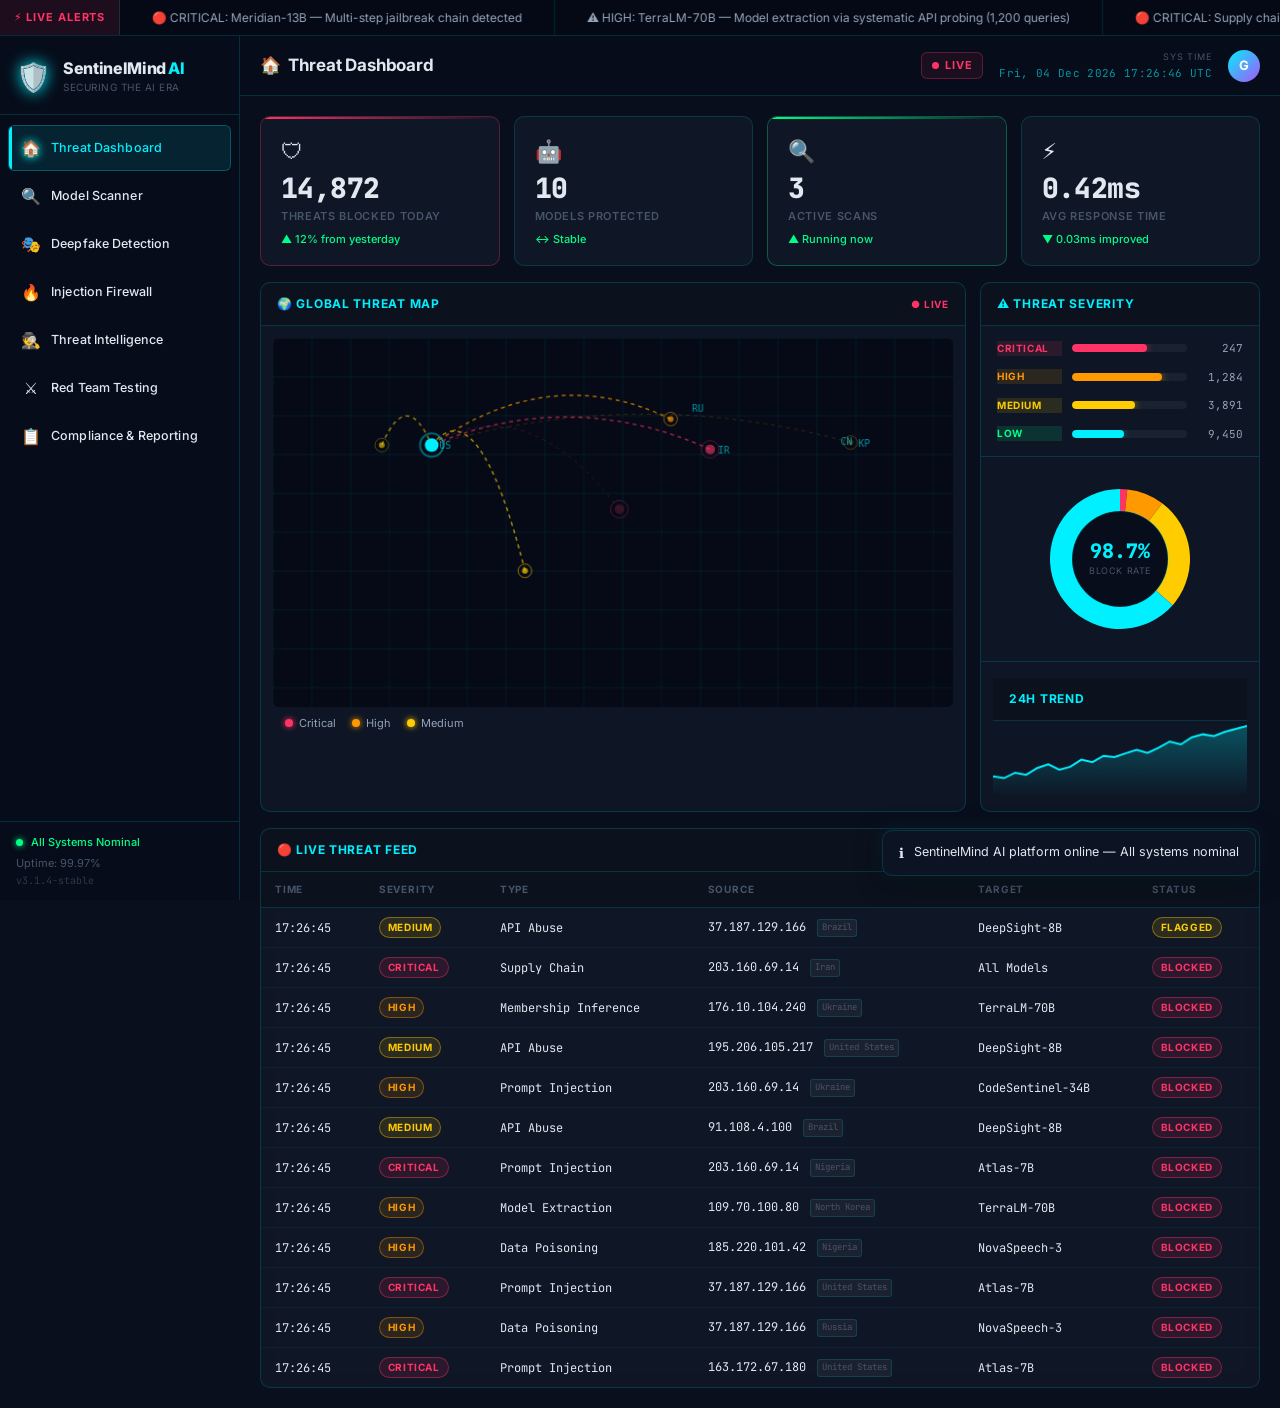
<file: index.html>
<!DOCTYPE html>
<html lang="en">
<head>
  <meta charset="UTF-8" />
  <meta name="viewport" content="width=device-width, initial-scale=1.0" />
  <title id="page-title">Threat Dashboard — SentinelMind AI</title>
  <meta name="description" content="SentinelMind AI — Enterprise AI Security Platform. Securing the AI Era." />
  <meta name="theme-color" content="#0a0f1e" />

  <!-- PWA -->
  <link rel="manifest" href="manifest.json" />
  <link rel="apple-touch-icon" href="icons/icon-192.png" />

  <!-- Fonts -->
  <link rel="preconnect" href="https://fonts.googleapis.com" />
  <link rel="preconnect" href="https://fonts.gstatic.com" crossorigin />
  <link href="https://fonts.googleapis.com/css2?family=Inter:wght@300;400;500;600;700;800&family=JetBrains+Mono:wght@400;500;600;700&display=swap" rel="stylesheet" />

  <!-- Styles -->
  <link rel="stylesheet" href="css/styles.css" />
</head>
<body>

  <!-- Matrix Rain Canvas (background layer) -->
  <canvas id="matrix-bg" aria-hidden="true"></canvas>

  <!-- ── Alert Ticker ─────────────────────────────────────── -->
  <div class="ticker-bar" role="marquee" aria-live="polite" aria-label="Live security alerts">
    <span class="ticker-label">⚡ LIVE ALERTS</span>
    <div class="ticker-track">
      <div id="ticker-content" class="ticker-content"></div>
    </div>
  </div>

  <!-- ── App Shell ────────────────────────────────────────── -->
  <div class="app-shell">

    <!-- Sidebar Navigation -->
    <aside id="sidebar" class="sidebar" role="navigation" aria-label="Module navigation">

      <!-- Logo -->
      <div class="sidebar-logo">
        <span class="logo-icon" aria-hidden="true">🛡️</span>
        <div class="logo-text">
          <div class="logo-name">SentinelMind<span class="logo-ai">AI</span></div>
          <div class="logo-tagline">Securing the AI Era</div>
        </div>
      </div>

      <!-- Dynamic nav items injected by app.js -->
      <nav id="sidebar-nav" class="sidebar-nav" aria-label="Primary navigation"></nav>

      <!-- Sidebar Footer -->
      <div class="sidebar-footer">
        <div class="sf-status">
          <span class="sf-dot"></span>
          All Systems Nominal
        </div>
        <div class="sf-uptime">Uptime: 99.97%</div>
        <div class="sf-version mono">v3.1.4-stable</div>
      </div>
    </aside>

    <!-- Sidebar overlay for mobile -->
    <div class="sidebar-overlay" onclick="toggleSidebar()" aria-hidden="true"></div>

    <!-- Main Area -->
    <div class="main-wrapper">

      <!-- Top Header Bar -->
      <header class="top-header" role="banner">
        <div class="header-left">
          <button class="menu-toggle" onclick="toggleSidebar()" aria-label="Toggle navigation" aria-expanded="false">
            <span class="hamburger"></span>
            <span class="hamburger"></span>
            <span class="hamburger"></span>
          </button>
          <h1 id="module-title" class="module-title">🏠&nbsp;&nbsp;Threat Dashboard</h1>
        </div>

        <div class="header-right">
          <div class="header-badge critical-pulse">
            <span class="hb-dot"></span>
            <span>LIVE</span>
          </div>
          <div class="sys-clock">
            <span class="sys-label">SYS TIME</span>
            <span id="sys-time" class="sys-time mono">—</span>
          </div>
          <div class="header-user" title="george@sentinelmind.ai">
            <span class="user-avatar">G</span>
          </div>
        </div>
      </header>

      <!-- Module Content (rendered by modules.js) -->
      <main id="module-content" class="module-content" role="main" aria-live="polite"></main>

    </div><!-- /main-wrapper -->
  </div><!-- /app-shell -->

  <!-- ── Toast Notification Container ───────────────────── -->
  <div id="toast-container" class="toast-container" role="alert" aria-live="assertive" aria-atomic="true"></div>

  <!-- ── Scripts (order matters) ─────────────────────────── -->
  <script src="js/threat-data.js"></script>
  <script src="js/modules.js"></script>
  <script src="js/app.js"></script>

  <!-- Service Worker registration -->
  <script>
    if ('serviceWorker' in navigator) {
      window.addEventListener('load', () => {
        navigator.serviceWorker.register('./sw.js').catch(() => {});
      });
    }
  </script>

</body>
</html>
</file>
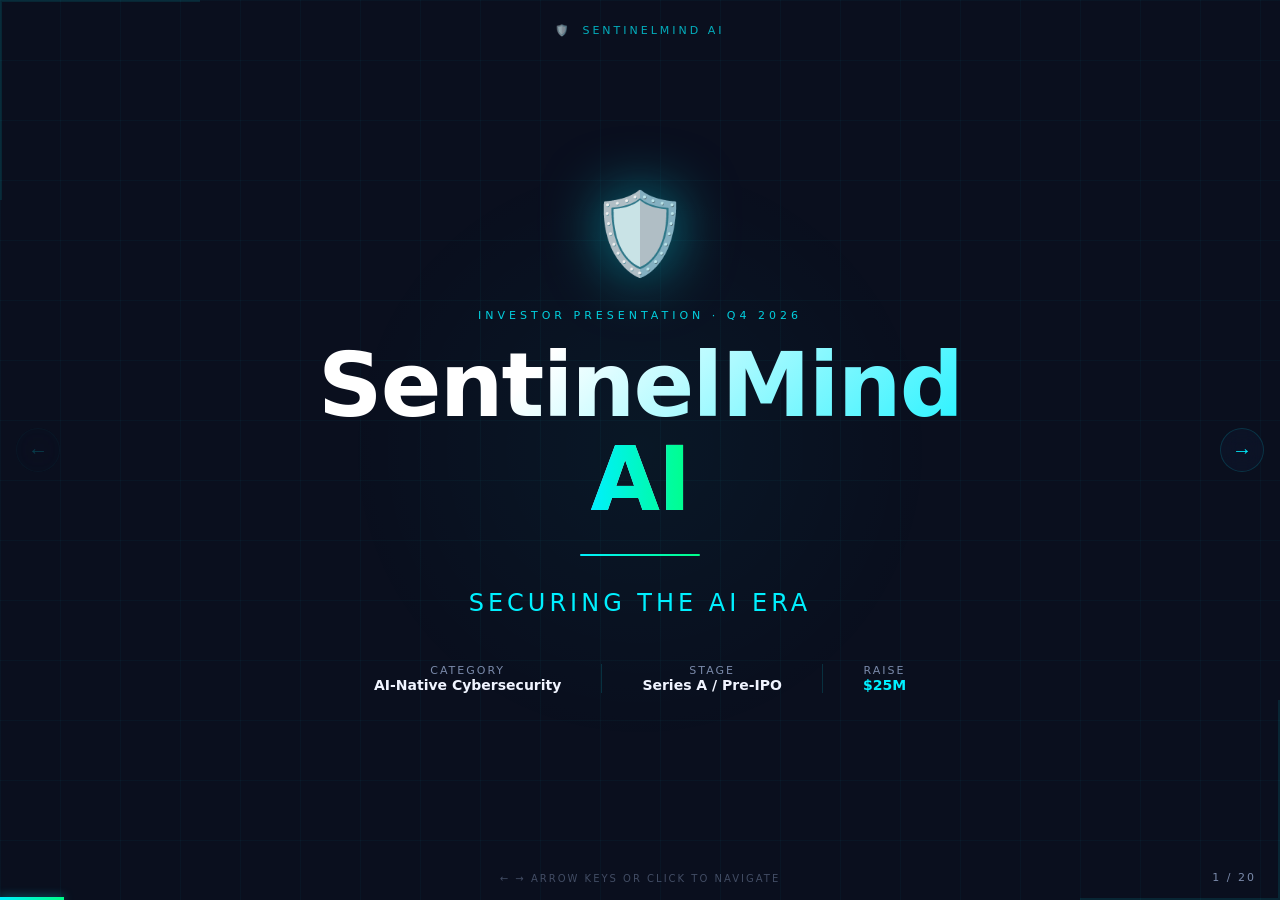
<file: deck.html>
<!DOCTYPE html>
<html lang="en">
<head>
<meta charset="UTF-8">
<meta name="viewport" content="width=device-width, initial-scale=1.0">
<title>SentinelMind AI — Investor Presentation Q4 2026</title>
<style>
  /* ─────────────────────────────────────────────
     RESET & BASE
  ───────────────────────────────────────────── */
  *, *::before, *::after { box-sizing: border-box; margin: 0; padding: 0; }

  :root {
    --bg:       #0a0f1e;
    --bg2:      #0d1529;
    --bg3:      #111827;
    --cyan:     #00f0ff;
    --green:    #00ff88;
    --red:      #ff3366;
    --yellow:   #ffcc00;
    --white:    #f0f4ff;
    --muted:    #7a8aaa;
    --border:   rgba(0,240,255,0.15);
    --glow-c:   0 0 20px rgba(0,240,255,0.4);
    --glow-g:   0 0 20px rgba(0,255,136,0.4);
    --glow-r:   0 0 20px rgba(255,51,102,0.5);
    --transition: 0.65s cubic-bezier(0.4,0,0.2,1);
  }

  html, body {
    width: 100%; height: 100%;
    overflow: hidden;
    background: var(--bg);
    color: var(--white);
    font-family: 'Segoe UI', system-ui, -apple-system, sans-serif;
    -webkit-font-smoothing: antialiased;
  }

  /* ─────────────────────────────────────────────
     DECK WRAPPER
  ───────────────────────────────────────────── */
  #deck {
    position: relative;
    width: 100vw; height: 100vh;
    overflow: hidden;
  }

  /* ─────────────────────────────────────────────
     SLIDES
  ───────────────────────────────────────────── */
  .slide {
    position: absolute;
    inset: 0;
    display: flex;
    flex-direction: column;
    justify-content: center;
    align-items: center;
    padding: 60px 80px 80px;
    opacity: 0;
    transform: translateX(60px);
    transition: opacity var(--transition), transform var(--transition);
    pointer-events: none;
    overflow: hidden;
  }

  .slide.active {
    opacity: 1;
    transform: translateX(0);
    pointer-events: all;
    z-index: 2;
  }

  .slide.prev {
    opacity: 0;
    transform: translateX(-60px);
    z-index: 1;
  }

  /* Grid background */
  .slide::before {
    content: '';
    position: absolute;
    inset: 0;
    background-image:
      linear-gradient(rgba(0,240,255,0.03) 1px, transparent 1px),
      linear-gradient(90deg, rgba(0,240,255,0.03) 1px, transparent 1px);
    background-size: 60px 60px;
    pointer-events: none;
    z-index: 0;
  }

  .slide > * { position: relative; z-index: 1; }

  /* ─────────────────────────────────────────────
     SLIDE LABEL (top-left badge)
  ───────────────────────────────────────────── */
  .slide-label {
    position: absolute;
    top: 28px; left: 48px;
    font-size: 10px;
    letter-spacing: 3px;
    text-transform: uppercase;
    color: var(--cyan);
    opacity: 0.6;
    z-index: 10;
  }

  /* ─────────────────────────────────────────────
     TYPOGRAPHY
  ───────────────────────────────────────────── */
  .eyebrow {
    font-size: 11px;
    letter-spacing: 4px;
    text-transform: uppercase;
    color: var(--cyan);
    margin-bottom: 16px;
    opacity: 0.85;
  }

  h1 {
    font-size: clamp(2.8rem, 6vw, 5.5rem);
    font-weight: 800;
    line-height: 1.05;
    letter-spacing: -0.02em;
  }

  h2 {
    font-size: clamp(2rem, 4vw, 3.4rem);
    font-weight: 700;
    line-height: 1.1;
    letter-spacing: -0.02em;
    margin-bottom: 12px;
  }

  h3 { font-size: clamp(1.1rem, 2vw, 1.5rem); font-weight: 600; }

  .gradient-text {
    background: linear-gradient(90deg, var(--cyan), var(--green));
    -webkit-background-clip: text;
    -webkit-text-fill-color: transparent;
    background-clip: text;
  }

  .red-text { color: var(--red); }
  .cyan-text { color: var(--cyan); }
  .green-text { color: var(--green); }
  .muted { color: var(--muted); }

  p { line-height: 1.65; color: rgba(240,244,255,0.82); }

  /* ─────────────────────────────────────────────
     CARDS / BOXES
  ───────────────────────────────────────────── */
  .card {
    background: rgba(13,21,41,0.8);
    border: 1px solid var(--border);
    border-radius: 16px;
    padding: 28px 32px;
    backdrop-filter: blur(10px);
  }

  .card-cyan  { border-color: rgba(0,240,255,0.3); box-shadow: var(--glow-c); }
  .card-green { border-color: rgba(0,255,136,0.3); box-shadow: var(--glow-g); }
  .card-red   { border-color: rgba(255,51,102,0.3); box-shadow: var(--glow-r); }

  /* ─────────────────────────────────────────────
     STAT BLOCKS
  ───────────────────────────────────────────── */
  .stat-grid {
    display: grid;
    grid-template-columns: repeat(auto-fit, minmax(200px, 1fr));
    gap: 24px;
    width: 100%;
    max-width: 1100px;
  }

  .stat-box {
    background: rgba(13,21,41,0.9);
    border: 1px solid var(--border);
    border-radius: 14px;
    padding: 28px 24px;
    text-align: center;
  }

  .stat-number {
    font-size: clamp(2rem, 4vw, 3.2rem);
    font-weight: 800;
    line-height: 1;
    margin-bottom: 8px;
  }

  .stat-label {
    font-size: 12px;
    letter-spacing: 1px;
    color: var(--muted);
    text-transform: uppercase;
  }

  /* ─────────────────────────────────────────────
     BULLETS / LISTS
  ───────────────────────────────────────────── */
  .bullet-list {
    list-style: none;
    display: flex;
    flex-direction: column;
    gap: 14px;
    width: 100%;
  }

  .bullet-list li {
    display: flex;
    align-items: flex-start;
    gap: 14px;
    font-size: clamp(0.95rem, 1.5vw, 1.1rem);
    color: rgba(240,244,255,0.88);
    line-height: 1.5;
  }

  .bullet-list li .icon {
    flex-shrink: 0;
    width: 28px; height: 28px;
    border-radius: 8px;
    display: flex; align-items: center; justify-content: center;
    font-size: 14px;
    background: rgba(0,240,255,0.1);
    border: 1px solid rgba(0,240,255,0.25);
    margin-top: 2px;
  }

  .bullet-list li .icon.red   { background: rgba(255,51,102,0.12); border-color: rgba(255,51,102,0.3); }
  .bullet-list li .icon.green { background: rgba(0,255,136,0.1);  border-color: rgba(0,255,136,0.25); }

  /* ─────────────────────────────────────────────
     TWO-COLUMN LAYOUT
  ───────────────────────────────────────────── */
  .two-col {
    display: grid;
    grid-template-columns: 1fr 1fr;
    gap: 40px;
    width: 100%;
    max-width: 1200px;
  }

  .three-col {
    display: grid;
    grid-template-columns: 1fr 1fr 1fr;
    gap: 28px;
    width: 100%;
    max-width: 1200px;
  }

  /* ─────────────────────────────────────────────
     PROGRESS BAR
  ───────────────────────────────────────────── */
  #progress-bar {
    position: fixed;
    bottom: 0; left: 0;
    height: 3px;
    background: linear-gradient(90deg, var(--cyan), var(--green));
    transition: width 0.4s cubic-bezier(0.4,0,0.2,1);
    z-index: 100;
    box-shadow: 0 0 10px rgba(0,240,255,0.6);
  }

  /* ─────────────────────────────────────────────
     NAV ARROWS
  ───────────────────────────────────────────── */
  .nav-btn {
    position: fixed;
    top: 50%;
    transform: translateY(-50%);
    width: 44px; height: 44px;
    border-radius: 50%;
    background: rgba(13,21,41,0.8);
    border: 1px solid var(--border);
    color: var(--cyan);
    font-size: 20px;
    cursor: pointer;
    display: flex; align-items: center; justify-content: center;
    z-index: 50;
    transition: all 0.2s;
    backdrop-filter: blur(10px);
  }

  .nav-btn:hover { background: rgba(0,240,255,0.1); box-shadow: var(--glow-c); }
  .nav-btn:disabled { opacity: 0.2; cursor: default; }
  #prev-btn { left: 16px; }
  #next-btn { right: 16px; }

  /* ─────────────────────────────────────────────
     SLIDE COUNTER
  ───────────────────────────────────────────── */
  #slide-counter {
    position: fixed;
    bottom: 16px; right: 24px;
    font-size: 11px;
    letter-spacing: 2px;
    color: var(--muted);
    z-index: 100;
  }

  /* ─────────────────────────────────────────────
     BAR CHART (CSS)
  ───────────────────────────────────────────── */
  .bar-chart {
    display: flex;
    align-items: flex-end;
    gap: 20px;
    height: 200px;
    padding: 0 10px;
    width: 100%;
  }

  .bar-group {
    display: flex;
    flex-direction: column;
    align-items: center;
    flex: 1;
    height: 100%;
    justify-content: flex-end;
    gap: 8px;
  }

  .bar-value {
    font-size: 12px;
    font-weight: 700;
    color: var(--cyan);
  }

  .bar {
    width: 100%;
    border-radius: 6px 6px 0 0;
    position: relative;
    min-height: 4px;
    transition: height 0.8s cubic-bezier(0.4,0,0.2,1);
  }

  .bar-label {
    font-size: 11px;
    color: var(--muted);
    text-align: center;
    white-space: nowrap;
  }

  /* ─────────────────────────────────────────────
     PIE CHART (CSS conic-gradient)
  ───────────────────────────────────────────── */
  .pie-chart {
    width: 220px; height: 220px;
    border-radius: 50%;
    background: conic-gradient(
      var(--cyan)   0% 40%,
      var(--green)  40% 65%,
      #9f7aea       65% 80%,
      var(--yellow) 80% 90%,
      var(--red)    90% 100%
    );
    box-shadow: 0 0 40px rgba(0,240,255,0.2);
    flex-shrink: 0;
  }

  .pie-legend {
    display: flex;
    flex-direction: column;
    gap: 10px;
  }

  .legend-item {
    display: flex;
    align-items: center;
    gap: 10px;
    font-size: 13px;
    color: rgba(240,244,255,0.85);
  }

  .legend-dot {
    width: 12px; height: 12px;
    border-radius: 3px;
    flex-shrink: 0;
  }

  /* ─────────────────────────────────────────────
     ATTACK SURFACE GRID
  ───────────────────────────────────────────── */
  .attack-grid {
    display: grid;
    grid-template-columns: repeat(4, 1fr);
    gap: 16px;
    width: 100%;
    max-width: 1100px;
  }

  .attack-node {
    background: rgba(255,51,102,0.08);
    border: 1px solid rgba(255,51,102,0.3);
    border-radius: 12px;
    padding: 20px 16px;
    text-align: center;
    transition: all 0.2s;
  }

  .attack-node:hover {
    background: rgba(255,51,102,0.15);
    box-shadow: 0 0 20px rgba(255,51,102,0.3);
    transform: translateY(-2px);
  }

  .attack-node .icon { font-size: 28px; margin-bottom: 10px; display: block; }
  .attack-node .name { font-size: 13px; font-weight: 600; color: var(--red); letter-spacing: 0.5px; }

  /* ─────────────────────────────────────────────
     THREE PILLARS
  ───────────────────────────────────────────── */
  .pillar {
    background: rgba(13,21,41,0.9);
    border: 1px solid var(--border);
    border-radius: 16px;
    padding: 32px 24px;
    text-align: center;
    display: flex;
    flex-direction: column;
    align-items: center;
    gap: 14px;
    transition: all 0.25s;
  }

  .pillar:hover { transform: translateY(-4px); }
  .pillar .icon { font-size: 42px; }
  .pillar h3 { font-size: 1.1rem; }
  .pillar p  { font-size: 0.88rem; }

  /* ─────────────────────────────────────────────
     TIMELINE
  ───────────────────────────────────────────── */
  .timeline {
    display: flex;
    align-items: flex-start;
    gap: 0;
    width: 100%;
    max-width: 1000px;
    position: relative;
  }

  .timeline::before {
    content: '';
    position: absolute;
    top: 24px; left: 0; right: 0;
    height: 2px;
    background: linear-gradient(90deg, var(--cyan), var(--green));
    z-index: 0;
  }

  .timeline-item {
    flex: 1;
    display: flex;
    flex-direction: column;
    align-items: center;
    gap: 14px;
    position: relative;
    z-index: 1;
  }

  .timeline-dot {
    width: 48px; height: 48px;
    border-radius: 50%;
    background: var(--bg);
    border: 2px solid var(--cyan);
    display: flex; align-items: center; justify-content: center;
    font-size: 18px;
    box-shadow: var(--glow-c);
  }

  .timeline-dot.green { border-color: var(--green); box-shadow: var(--glow-g); }

  .timeline-content { text-align: center; }
  .timeline-date { font-size: 11px; letter-spacing: 2px; color: var(--cyan); margin-bottom: 4px; }
  .timeline-title { font-size: 13px; font-weight: 600; }
  .timeline-desc { font-size: 11px; color: var(--muted); margin-top: 4px; }

  /* ─────────────────────────────────────────────
     COMPETITIVE MATRIX
  ───────────────────────────────────────────── */
  .matrix-container {
    position: relative;
    width: 520px; height: 400px;
    border: 1px solid rgba(0,240,255,0.2);
    border-radius: 12px;
    background: rgba(13,21,41,0.6);
  }

  .matrix-container::before {
    content: '';
    position: absolute;
    top: 50%; left: 0; right: 0;
    height: 1px;
    background: rgba(0,240,255,0.15);
  }

  .matrix-container::after {
    content: '';
    position: absolute;
    left: 50%; top: 0; bottom: 0;
    width: 1px;
    background: rgba(0,240,255,0.15);
  }

  .matrix-label {
    position: absolute;
    font-size: 10px;
    letter-spacing: 2px;
    text-transform: uppercase;
    color: var(--muted);
  }

  .matrix-label.top    { top: 10px;    left: 50%; transform: translateX(-50%); color: var(--green); }
  .matrix-label.bottom { bottom: 10px; left: 50%; transform: translateX(-50%); }
  .matrix-label.left   { left: 10px;   top: 50%;  transform: translateY(-50%) rotate(-90deg); }
  .matrix-label.right  { right: 10px;  top: 50%;  transform: translateY(-50%) rotate(90deg); color: var(--cyan); }

  .matrix-dot {
    position: absolute;
    transform: translate(-50%, -50%);
    display: flex;
    flex-direction: column;
    align-items: center;
    gap: 4px;
  }

  .dot-circle {
    border-radius: 50%;
    display: flex; align-items: center; justify-content: center;
    font-weight: 700;
    font-size: 10px;
  }

  .dot-name {
    font-size: 10px;
    color: var(--muted);
    white-space: nowrap;
  }

  /* ─────────────────────────────────────────────
     ARCHITECTURE DIAGRAM
  ───────────────────────────────────────────── */
  .arch-flow {
    display: flex;
    align-items: center;
    gap: 0;
    width: 100%;
    max-width: 1050px;
    flex-wrap: wrap;
    justify-content: center;
  }

  .arch-node {
    background: rgba(13,21,41,0.9);
    border: 1px solid var(--border);
    border-radius: 12px;
    padding: 16px 18px;
    text-align: center;
    min-width: 110px;
  }

  .arch-node .icon { font-size: 24px; display: block; margin-bottom: 6px; }
  .arch-node .label { font-size: 11px; font-weight: 600; color: var(--cyan); letter-spacing: 0.5px; }
  .arch-node .sub   { font-size: 10px; color: var(--muted); margin-top: 3px; }

  .arch-arrow {
    color: var(--cyan);
    font-size: 20px;
    margin: 0 4px;
    opacity: 0.6;
    flex-shrink: 0;
  }

  /* ─────────────────────────────────────────────
     TEAM CARDS
  ───────────────────────────────────────────── */
  .team-grid {
    display: grid;
    grid-template-columns: repeat(4, 1fr);
    gap: 24px;
    width: 100%;
    max-width: 1100px;
  }

  .team-card {
    background: rgba(13,21,41,0.9);
    border: 1px solid var(--border);
    border-radius: 16px;
    padding: 28px 20px;
    text-align: center;
    display: flex;
    flex-direction: column;
    align-items: center;
    gap: 10px;
  }

  .team-avatar {
    width: 70px; height: 70px;
    border-radius: 50%;
    background: linear-gradient(135deg, var(--cyan), var(--green));
    display: flex; align-items: center; justify-content: center;
    font-size: 28px;
    margin-bottom: 4px;
  }

  .team-name   { font-size: 15px; font-weight: 700; }
  .team-title  { font-size: 11px; color: var(--cyan); letter-spacing: 1px; text-transform: uppercase; }
  .team-bio    { font-size: 12px; color: var(--muted); line-height: 1.5; }

  /* ─────────────────────────────────────────────
     COMPARABLES TABLE
  ───────────────────────────────────────────── */
  .comp-table {
    width: 100%;
    max-width: 800px;
    border-collapse: collapse;
  }

  .comp-table th, .comp-table td {
    padding: 14px 20px;
    text-align: left;
    font-size: 13px;
    border-bottom: 1px solid rgba(0,240,255,0.08);
  }

  .comp-table th {
    color: var(--cyan);
    font-size: 11px;
    letter-spacing: 2px;
    text-transform: uppercase;
    background: rgba(0,240,255,0.04);
  }

  .comp-table tr:last-child td { border-bottom: none; }

  .comp-table .highlight td {
    background: rgba(0,240,255,0.06);
    color: var(--white);
    font-weight: 600;
  }

  /* ─────────────────────────────────────────────
     GOVERNMENT SLIDE
  ───────────────────────────────────────────── */
  .agency-badge {
    background: rgba(0,255,136,0.08);
    border: 1px solid rgba(0,255,136,0.25);
    border-radius: 10px;
    padding: 14px 20px;
    display: flex;
    align-items: center;
    gap: 14px;
    font-size: 14px;
    font-weight: 600;
  }

  /* ─────────────────────────────────────────────
     WHY WE WIN
  ───────────────────────────────────────────── */
  .win-item {
    display: flex;
    align-items: flex-start;
    gap: 24px;
    padding: 24px;
    background: rgba(13,21,41,0.8);
    border-left: 3px solid var(--cyan);
    border-radius: 0 12px 12px 0;
    margin-bottom: 16px;
  }

  .win-num {
    font-size: 2.5rem;
    font-weight: 900;
    color: var(--cyan);
    opacity: 0.3;
    line-height: 1;
    min-width: 50px;
  }

  .win-content h3 { font-size: 1.1rem; margin-bottom: 4px; }
  .win-content p  { font-size: 0.88rem; color: var(--muted); }

  /* ─────────────────────────────────────────────
     BUSINESS MODEL
  ───────────────────────────────────────────── */
  .biz-tier {
    background: rgba(13,21,41,0.9);
    border: 1px solid var(--border);
    border-radius: 14px;
    padding: 24px;
    text-align: center;
  }

  .biz-tier .tier-icon { font-size: 32px; margin-bottom: 10px; }
  .biz-tier .tier-name { font-size: 13px; font-weight: 700; color: var(--cyan); margin-bottom: 6px; letter-spacing: 1px; text-transform: uppercase; }
  .biz-tier .tier-desc { font-size: 12px; color: var(--muted); line-height: 1.5; }
  .biz-tier .tier-price { font-size: 20px; font-weight: 800; color: var(--white); margin: 8px 0 4px; }

  /* ─────────────────────────────────────────────
     CLOSING SLIDE
  ───────────────────────────────────────────── */
  .closing-quote {
    font-size: clamp(1.5rem, 3.5vw, 2.8rem);
    font-weight: 700;
    line-height: 1.3;
    text-align: center;
    max-width: 900px;
  }

  .closing-quote em {
    font-style: normal;
    color: var(--cyan);
  }

  /* ─────────────────────────────────────────────
     DECORATIVE ELEMENTS
  ───────────────────────────────────────────── */
  .hex-bg {
    position: absolute;
    width: 600px; height: 600px;
    border-radius: 50%;
    background: radial-gradient(circle, rgba(0,240,255,0.04) 0%, transparent 70%);
    top: 50%; left: 50%;
    transform: translate(-50%, -50%);
    pointer-events: none;
    z-index: 0;
  }

  .corner-deco {
    position: absolute;
    width: 200px; height: 200px;
    pointer-events: none;
    z-index: 0;
  }

  .corner-deco.tl { top: 0; left: 0;  border-top: 2px solid rgba(0,240,255,0.1); border-left:  2px solid rgba(0,240,255,0.1); border-radius: 0 0 100% 0; }
  .corner-deco.br { bottom: 0; right: 0; border-bottom: 2px solid rgba(0,240,255,0.1); border-right: 2px solid rgba(0,240,255,0.1); border-radius: 100% 0 0 0; }

  /* ─────────────────────────────────────────────
     KEYBOARD HINT
  ───────────────────────────────────────────── */
  #key-hint {
    position: fixed;
    bottom: 16px; left: 50%;
    transform: translateX(-50%);
    font-size: 10px;
    letter-spacing: 2px;
    text-transform: uppercase;
    color: rgba(122,138,170,0.5);
    z-index: 100;
  }

  /* ─────────────────────────────────────────────
     LOGO MARK
  ───────────────────────────────────────────── */
  .logomark {
    position: fixed;
    top: 24px; left: 50%;
    transform: translateX(-50%);
    display: flex; align-items: center; gap: 10px;
    z-index: 50;
    opacity: 0.7;
  }

  .logomark span { font-size: 11px; letter-spacing: 3px; text-transform: uppercase; color: var(--cyan); }

  /* ─────────────────────────────────────────────
     RESPONSIVE
  ───────────────────────────────────────────── */
  @media (max-width: 900px) {
    .slide { padding: 48px 32px 70px; }
    .two-col, .three-col { grid-template-columns: 1fr; gap: 20px; }
    .attack-grid { grid-template-columns: repeat(2, 1fr); }
    .team-grid   { grid-template-columns: repeat(2, 1fr); }
    .arch-flow   { flex-direction: column; gap: 8px; }
    .arch-arrow  { transform: rotate(90deg); }
    .matrix-container { width: 320px; height: 320px; }
    .timeline    { flex-direction: column; gap: 20px; }
    .timeline::before { width: 2px; height: 100%; top: 0; left: 24px; }
  }

  @media (max-width: 600px) {
    .slide { padding: 40px 20px 60px; }
    .attack-grid { grid-template-columns: repeat(2, 1fr); }
    .team-grid   { grid-template-columns: 1fr 1fr; }
    .bar-chart   { gap: 10px; }
    h2 { font-size: 1.8rem; }
  }
</style>
</head>
<body>

<!-- DECK -->
<div id="deck">

  <!-- ═══════════════════════════════════════════════════
       SLIDE 01 — TITLE
  ═══════════════════════════════════════════════════ -->
  <section class="slide active" data-slide="1">
    <div class="hex-bg"></div>
    <div class="corner-deco tl"></div>
    <div class="corner-deco br"></div>

    <div style="text-align:center; display:flex; flex-direction:column; align-items:center; gap:28px; max-width:800px;">
      <div style="font-size:80px; filter:drop-shadow(0 0 30px rgba(0,240,255,0.5));">🛡️</div>

      <div>
        <div class="eyebrow">Investor Presentation · Q4 2026</div>
        <h1 style="font-size:clamp(3rem,7vw,6.5rem); background:linear-gradient(135deg,#fff 30%,var(--cyan));-webkit-background-clip:text;-webkit-text-fill-color:transparent;background-clip:text;">
          SentinelMind<br><span style="background:linear-gradient(90deg,var(--cyan),var(--green));-webkit-background-clip:text;-webkit-text-fill-color:transparent;background-clip:text;">AI</span>
        </h1>
      </div>

      <div style="width:120px; height:2px; background:linear-gradient(90deg,var(--cyan),var(--green));border-radius:2px;"></div>

      <p style="font-size:clamp(1.1rem,2vw,1.5rem); letter-spacing:4px; text-transform:uppercase; color:var(--cyan); font-weight:300;">
        Securing the AI Era
      </p>

      <div style="display:flex; gap:40px; margin-top:12px;">
        <div style="text-align:center;">
          <div style="font-size:11px; letter-spacing:2px; color:var(--muted); text-transform:uppercase;">Category</div>
          <div style="font-size:14px; font-weight:600; color:var(--white);">AI-Native Cybersecurity</div>
        </div>
        <div style="width:1px; background:var(--border);"></div>
        <div style="text-align:center;">
          <div style="font-size:11px; letter-spacing:2px; color:var(--muted); text-transform:uppercase;">Stage</div>
          <div style="font-size:14px; font-weight:600; color:var(--white);">Series A / Pre-IPO</div>
        </div>
        <div style="width:1px; background:var(--border);"></div>
        <div style="text-align:center;">
          <div style="font-size:11px; letter-spacing:2px; color:var(--muted); text-transform:uppercase;">Raise</div>
          <div style="font-size:14px; font-weight:600; color:var(--cyan);">$25M</div>
        </div>
      </div>
    </div>
  </section>

  <!-- ═══════════════════════════════════════════════════
       SLIDE 02 — THE PROBLEM
  ═══════════════════════════════════════════════════ -->
  <section class="slide" data-slide="2">
    <div class="slide-label">The Problem</div>
    <div class="corner-deco tl"></div>
    <div class="corner-deco br"></div>

    <div style="width:100%; max-width:1100px; display:flex; flex-direction:column; gap:36px;">
      <div>
        <div class="eyebrow">The Crisis Nobody Talks About</div>
        <h2>AI is everywhere. <span class="red-text">Security is nowhere.</span></h2>
      </div>

      <div class="stat-grid">
        <div class="stat-box card-red">
          <div class="stat-number" style="color:var(--red);">3,000%</div>
          <div class="stat-label">Increase in AI-specific attacks since 2024</div>
        </div>
        <div class="stat-box card-red">
          <div class="stat-number" style="color:var(--red);">78%</div>
          <div class="stat-label">Enterprises with zero AI-specific security</div>
        </div>
        <div class="stat-box card-cyan">
          <div class="stat-number" style="color:var(--cyan);">$4.5T</div>
          <div class="stat-label">AI infrastructure deployed with no native protection</div>
        </div>
        <div class="stat-box card-green">
          <div class="stat-number" style="color:var(--green);">$0</div>
          <div class="stat-label">Spent on AI-native security by most enterprises today</div>
        </div>
      </div>

      <ul class="bullet-list" style="max-width:800px;">
        <li>
          <span class="icon red">⚠️</span>
          <span>Every company deploying AI creates entirely <strong>new, unprotected attack surfaces</strong> that traditional tools can't detect.</span>
        </li>
        <li>
          <span class="icon red">🔓</span>
          <span>Firewalls, EDR, and SIEMs were built for the last decade. <strong>They are blind to prompt injection, model poisoning, and deepfake fraud.</strong></span>
        </li>
        <li>
          <span class="icon red">📈</span>
          <span>As AI adoption accelerates, the gap between attack sophistication and defensive capability <strong>widens exponentially.</strong></span>
        </li>
      </ul>
    </div>
  </section>

  <!-- ═══════════════════════════════════════════════════
       SLIDE 03 — THE ATTACK SURFACE
  ═══════════════════════════════════════════════════ -->
  <section class="slide" data-slide="3">
    <div class="slide-label">The Attack Surface</div>
    <div class="corner-deco tl"></div>
    <div class="corner-deco br"></div>

    <div style="width:100%; max-width:1100px; display:flex; flex-direction:column; gap:32px; align-items:center;">
      <div style="text-align:center;">
        <div class="eyebrow">Attack Vectors Unique to AI</div>
        <h2>The AI <span class="red-text">Threat Landscape</span></h2>
        <p style="max-width:600px; margin:12px auto 0;">AI systems expose 8 novel attack surfaces that existing security tools were never designed to address.</p>
      </div>

      <div class="attack-grid">
        <div class="attack-node">
          <span class="icon">💉</span>
          <div class="name">Prompt Injection</div>
        </div>
        <div class="attack-node">
          <span class="icon">☣️</span>
          <div class="name">Model Poisoning</div>
        </div>
        <div class="attack-node">
          <span class="icon">🎭</span>
          <div class="name">Deepfakes</div>
        </div>
        <div class="attack-node">
          <span class="icon">🔓</span>
          <div class="name">Jailbreaking</div>
        </div>
        <div class="attack-node">
          <span class="icon">🕵️</span>
          <div class="name">Data Extraction</div>
        </div>
        <div class="attack-node">
          <span class="icon">⚡</span>
          <div class="name">Adversarial Inputs</div>
        </div>
        <div class="attack-node">
          <span class="icon">🧬</span>
          <div class="name">Model Theft</div>
        </div>
        <div class="attack-node">
          <span class="icon">🔗</span>
          <div class="name">Supply Chain Attacks</div>
        </div>
      </div>

      <div style="background:rgba(255,51,102,0.08); border:1px solid rgba(255,51,102,0.25); border-radius:12px; padding:16px 28px; text-align:center; max-width:700px;">
        <span style="color:var(--red); font-weight:600; font-size:14px;">⚡ Zero of these attack vectors are covered by traditional cybersecurity tools.</span>
      </div>
    </div>
  </section>

  <!-- ═══════════════════════════════════════════════════
       SLIDE 04 — THE SOLUTION
  ═══════════════════════════════════════════════════ -->
  <section class="slide" data-slide="4">
    <div class="slide-label">The Solution</div>
    <div class="hex-bg"></div>
    <div class="corner-deco tl"></div>
    <div class="corner-deco br"></div>

    <div style="width:100%; max-width:1100px; display:flex; flex-direction:column; gap:36px; align-items:center;">
      <div style="text-align:center;">
        <div class="eyebrow">SentinelMind AI Platform</div>
        <h2>One platform. <span class="gradient-text">Complete AI protection.</span></h2>
        <p style="max-width:600px; margin:12px auto 0; font-size:1rem;">"Built for AI, by AI." — The world's first unified security platform purpose-built for the AI era.</p>
      </div>

      <div class="three-col" style="max-width:1000px;">
        <div class="pillar card-cyan">
          <span class="icon">🧠</span>
          <h3 style="color:var(--cyan);">Model Security</h3>
          <p>Scan, monitor, and harden every AI model in your stack. Detect prompt injection, poisoning, and jailbreak vulnerabilities before they're exploited.</p>
        </div>
        <div class="pillar card-green">
          <span class="icon">🎯</span>
          <h3 style="color:var(--green);">Deepfake Defense</h3>
          <p>Real-time detection of AI-generated audio, video, and images with 99.7% accuracy. Protect identity verification, executive communications, and financial transactions.</p>
        </div>
        <div class="pillar card-cyan">
          <span class="icon">🔭</span>
          <h3 style="color:var(--cyan);">AI Threat Intel</h3>
          <p>Dark web surveillance for AI exploits. Automated red-teaming. The first CVE database purpose-built for AI vulnerabilities.</p>
        </div>
      </div>

      <div style="display:flex; gap:48px; align-items:center; justify-content:center;">
        <div style="text-align:center;">
          <div style="font-size:11px; letter-spacing:2px; color:var(--muted); text-transform:uppercase;">Response Time</div>
          <div style="font-size:1.8rem; font-weight:800; color:var(--green);">&lt;1ms</div>
        </div>
        <div style="width:1px; height:40px; background:var(--border);"></div>
        <div style="text-align:center;">
          <div style="font-size:11px; letter-spacing:2px; color:var(--muted); text-transform:uppercase;">Accuracy</div>
          <div style="font-size:1.8rem; font-weight:800; color:var(--cyan);">99.7%</div>
        </div>
        <div style="width:1px; height:40px; background:var(--border);"></div>
        <div style="text-align:center;">
          <div style="font-size:11px; letter-spacing:2px; color:var(--muted); text-transform:uppercase;">Deployment</div>
          <div style="font-size:1.8rem; font-weight:800; color:var(--green);">Cloud / On-Prem</div>
        </div>
      </div>
    </div>
  </section>

  <!-- ═══════════════════════════════════════════════════
       SLIDE 05 — PRODUCT: MODEL SECURITY SCANNER
  ═══════════════════════════════════════════════════ -->
  <section class="slide" data-slide="5">
    <div class="slide-label">Product · 01</div>
    <div class="corner-deco tl"></div>
    <div class="corner-deco br"></div>

    <div class="two-col" style="max-width:1100px; align-items:center;">
      <div>
        <div class="eyebrow">Product Suite</div>
        <h2><span class="cyan-text">Model Security</span> Scanner</h2>
        <p style="margin:12px 0 24px; font-size:1rem;">The first comprehensive scanner built to protect AI models across your entire stack — from development to production.</p>

        <ul class="bullet-list">
          <li>
            <span class="icon">🧠</span>
            <span>Scans <strong>LLMs, vision models, and audio models</strong> for known and emerging vulnerabilities</span>
          </li>
          <li>
            <span class="icon">💉</span>
            <span>Detects <strong>prompt injection, data poisoning,</strong> and jailbreak attack vectors</span>
          </li>
          <li>
            <span class="icon">📡</span>
            <span><strong>Continuous monitoring</strong> — not just point-in-time scans. Alerts in real-time as new threats emerge</span>
          </li>
          <li>
            <span class="icon">🔗</span>
            <span>Integrates with <strong>CI/CD pipelines</strong> — security baked into your AI development workflow</span>
          </li>
          <li>
            <span class="icon">📊</span>
            <span>Compliance reports for <strong>NIST AI RMF, ISO 42001,</strong> and enterprise security frameworks</span>
          </li>
        </ul>
      </div>

      <div style="display:flex; flex-direction:column; gap:16px;">
        <div class="card card-cyan">
          <div style="font-size:11px; letter-spacing:2px; color:var(--cyan); text-transform:uppercase; margin-bottom:8px;">Coverage</div>
          <div style="display:grid; grid-template-columns:1fr 1fr; gap:10px;">
            <div style="background:rgba(0,240,255,0.06); border-radius:8px; padding:12px; text-align:center;">
              <div style="font-size:1.5rem; font-weight:800; color:var(--cyan);">250+</div>
              <div style="font-size:11px; color:var(--muted);">Attack Patterns</div>
            </div>
            <div style="background:rgba(0,240,255,0.06); border-radius:8px; padding:12px; text-align:center;">
              <div style="font-size:1.5rem; font-weight:800; color:var(--cyan);">40+</div>
              <div style="font-size:11px; color:var(--muted);">Model Architectures</div>
            </div>
            <div style="background:rgba(0,240,255,0.06); border-radius:8px; padding:12px; text-align:center;">
              <div style="font-size:1.5rem; font-weight:800; color:var(--green);">99.4%</div>
              <div style="font-size:11px; color:var(--muted);">Detection Rate</div>
            </div>
            <div style="background:rgba(0,240,255,0.06); border-radius:8px; padding:12px; text-align:center;">
              <div style="font-size:1.5rem; font-weight:800; color:var(--green);">&lt;0.1%</div>
              <div style="font-size:11px; color:var(--muted);">False Positive Rate</div>
            </div>
          </div>
        </div>

        <div class="card card-green">
          <div style="font-size:11px; letter-spacing:2px; color:var(--green); text-transform:uppercase; margin-bottom:8px;">Supported Model Types</div>
          <div style="display:flex; flex-wrap:wrap; gap:8px;">
            <span style="background:rgba(0,255,136,0.1); border:1px solid rgba(0,255,136,0.2); border-radius:6px; padding:4px 10px; font-size:12px;">GPT-class LLMs</span>
            <span style="background:rgba(0,255,136,0.1); border:1px solid rgba(0,255,136,0.2); border-radius:6px; padding:4px 10px; font-size:12px;">Vision Models</span>
            <span style="background:rgba(0,255,136,0.1); border:1px solid rgba(0,255,136,0.2); border-radius:6px; padding:4px 10px; font-size:12px;">Audio AI</span>
            <span style="background:rgba(0,255,136,0.1); border:1px solid rgba(0,255,136,0.2); border-radius:6px; padding:4px 10px; font-size:12px;">Code Models</span>
            <span style="background:rgba(0,255,136,0.1); border:1px solid rgba(0,255,136,0.2); border-radius:6px; padding:4px 10px; font-size:12px;">Fine-tuned Models</span>
          </div>
        </div>
      </div>
    </div>
  </section>

  <!-- ═══════════════════════════════════════════════════
       SLIDE 06 — PRODUCT: DEEPFAKE DEFENSE
  ═══════════════════════════════════════════════════ -->
  <section class="slide" data-slide="6">
    <div class="slide-label">Product · 02</div>
    <div class="corner-deco tl"></div>
    <div class="corner-deco br"></div>

    <div class="two-col" style="max-width:1100px; align-items:center;">
      <div>
        <div class="eyebrow">Product Suite</div>
        <h2><span class="green-text">Deepfake</span> Defense</h2>
        <p style="margin:12px 0 24px;">Real-time AI-generated content detection at enterprise scale. When seeing is no longer believing, SentinelMind restores trust.</p>

        <ul class="bullet-list">
          <li>
            <span class="icon green">🎥</span>
            <span><strong>Video deepfake detection</strong> — analyze face swaps, voice cloning, synthetic media in real-time</span>
          </li>
          <li>
            <span class="icon green">🎙️</span>
            <span><strong>Audio authentication</strong> — detect voice clones during live calls, before wires transfer</span>
          </li>
          <li>
            <span class="icon green">🖼️</span>
            <span><strong>Image forensics</strong> — detect AI-generated imagery in documents, IDs, and media</span>
          </li>
          <li>
            <span class="icon green">⚡</span>
            <span><strong>Sub-100ms latency</strong> — seamlessly integrates into existing verification workflows</span>
          </li>
        </ul>
      </div>

      <div style="display:flex; flex-direction:column; gap:20px; align-items:center;">
        <div style="text-align:center; padding:36px 48px; background:rgba(0,255,136,0.05); border:2px solid rgba(0,255,136,0.3); border-radius:20px; box-shadow:var(--glow-g);">
          <div style="font-size:4rem; font-weight:900; color:var(--green); line-height:1; margin-bottom:8px;">99.7%</div>
          <div style="font-size:14px; letter-spacing:2px; text-transform:uppercase; color:var(--muted);">Detection Accuracy</div>
        </div>

        <div style="width:100%; display:flex; flex-direction:column; gap:12px;">
          <div style="font-size:11px; letter-spacing:2px; color:var(--muted); text-transform:uppercase; margin-bottom:4px;">Key Verticals</div>
          <div class="agency-badge">
            <span>🏦</span>
            <span>Financial Services — Wire fraud prevention, CEO authentication</span>
          </div>
          <div class="agency-badge">
            <span>🏛️</span>
            <span>Government & Intelligence — Secure communications verification</span>
          </div>
          <div class="agency-badge">
            <span>🪪</span>
            <span>Identity Verification — KYC/AML deepfake defense</span>
          </div>
        </div>
      </div>
    </div>
  </section>

  <!-- ═══════════════════════════════════════════════════
       SLIDE 07 — PRODUCT: AI THREAT INTELLIGENCE
  ═══════════════════════════════════════════════════ -->
  <section class="slide" data-slide="7">
    <div class="slide-label">Product · 03</div>
    <div class="corner-deco tl"></div>
    <div class="corner-deco br"></div>

    <div class="two-col" style="max-width:1100px; align-items:center;">
      <div style="display:flex; flex-direction:column; gap:20px;">
        <div style="padding:28px; background:rgba(0,240,255,0.05); border:1px solid rgba(0,240,255,0.2); border-radius:16px; text-align:center;">
          <div style="font-size:2.5rem; font-weight:900; color:var(--cyan); margin-bottom:4px;">1,200+</div>
          <div style="font-size:11px; color:var(--muted); text-transform:uppercase; letter-spacing:2px;">AI-specific CVEs in Database</div>
        </div>
        <div style="padding:28px; background:rgba(0,240,255,0.05); border:1px solid rgba(0,240,255,0.2); border-radius:16px; text-align:center;">
          <div style="font-size:2.5rem; font-weight:900; color:var(--green); margin-bottom:4px;">24/7</div>
          <div style="font-size:11px; color:var(--muted); text-transform:uppercase; letter-spacing:2px;">Dark Web AI Threat Monitoring</div>
        </div>
        <div style="padding:28px; background:rgba(0,240,255,0.05); border:1px solid rgba(0,240,255,0.2); border-radius:16px; text-align:center;">
          <div style="font-size:2.5rem; font-weight:900; color:var(--cyan); margin-bottom:4px;">300+</div>
          <div style="font-size:11px; color:var(--muted); text-transform:uppercase; letter-spacing:2px;">Threat Actor Profiles</div>
        </div>
      </div>

      <div>
        <div class="eyebrow">Product Suite</div>
        <h2><span class="cyan-text">AI Threat</span> Intelligence</h2>
        <p style="margin:12px 0 24px;">The intelligence layer that keeps you ahead of the adversary. Know what's coming before it hits.</p>

        <ul class="bullet-list">
          <li>
            <span class="icon">🌑</span>
            <span><strong>Dark web monitoring</strong> — surface AI exploits, leaked model weights, and attack kits in real time</span>
          </li>
          <li>
            <span class="icon">🤖</span>
            <span><strong>Automated red-teaming</strong> — continuously probe your AI systems using adversarial AI</span>
          </li>
          <li>
            <span class="icon">📋</span>
            <span>World's first <strong>AI-specific CVE database</strong> — standardized vulnerability scoring for AI systems</span>
          </li>
          <li>
            <span class="icon">🎯</span>
            <span><strong>Threat actor profiling</strong> — attributing AI-specific attacks to nation-state and criminal groups</span>
          </li>
        </ul>
      </div>
    </div>
  </section>

  <!-- ═══════════════════════════════════════════════════
       SLIDE 08 — PRODUCT: PROMPT INJECTION FIREWALL
  ═══════════════════════════════════════════════════ -->
  <section class="slide" data-slide="8">
    <div class="slide-label">Product · 04</div>
    <div class="corner-deco tl"></div>
    <div class="corner-deco br"></div>

    <div style="width:100%; max-width:1100px; display:flex; flex-direction:column; gap:32px; align-items:center;">
      <div style="text-align:center;">
        <div class="eyebrow">Product Suite</div>
        <h2>Prompt Injection <span class="red-text">Firewall</span></h2>
        <p style="max-width:600px; margin:10px auto 0;">Sits inline between users and AI models. Blocks malicious prompts before they ever reach the model. Zero-latency architecture.</p>
      </div>

      <!-- Architecture visual -->
      <div style="display:flex; align-items:center; gap:0; width:100%; max-width:900px; justify-content:center; flex-wrap:wrap;">
        <div style="background:rgba(255,51,102,0.08); border:1px solid rgba(255,51,102,0.3); border-radius:12px; padding:20px 24px; text-align:center; min-width:140px;">
          <div style="font-size:28px; margin-bottom:6px;">👤</div>
          <div style="font-size:12px; font-weight:600; color:var(--red);">User Input</div>
          <div style="font-size:10px; color:var(--muted); margin-top:4px;">Potentially malicious</div>
        </div>
        <div style="color:var(--red); font-size:28px; margin:0 8px; opacity:0.8;">→</div>

        <div style="background:rgba(0,240,255,0.1); border:2px solid var(--cyan); border-radius:12px; padding:24px 32px; text-align:center; min-width:180px; box-shadow:var(--glow-c);">
          <div style="font-size:28px; margin-bottom:6px;">🛡️</div>
          <div style="font-size:14px; font-weight:700; color:var(--cyan);">SentinelMind</div>
          <div style="font-size:11px; color:var(--cyan); opacity:0.7; margin-top:3px;">Prompt Firewall</div>
          <div style="margin-top:10px; display:flex; flex-direction:column; gap:4px;">
            <div style="background:rgba(0,255,136,0.1); border-radius:4px; padding:3px 8px; font-size:10px; color:var(--green);">✓ Pattern Analysis</div>
            <div style="background:rgba(0,255,136,0.1); border-radius:4px; padding:3px 8px; font-size:10px; color:var(--green);">✓ Intent Classification</div>
            <div style="background:rgba(0,255,136,0.1); border-radius:4px; padding:3px 8px; font-size:10px; color:var(--green);">✓ Context Scoring</div>
          </div>
        </div>

        <div style="display:flex; flex-direction:column; gap:12px; margin:0 8px; align-items:center;">
          <div style="color:var(--red); font-size:14px; font-weight:700; text-align:center;">
            <div style="font-size:20px;">🚫</div>
            <div>BLOCKED</div>
          </div>
          <div style="color:var(--green); font-size:14px; font-weight:700; text-align:center;">
            <div style="font-size:20px;">✓</div>
            <div>PASS</div>
          </div>
        </div>

        <div style="color:var(--green); font-size:28px; margin:0 8px; opacity:0.8;">→</div>
        <div style="background:rgba(0,255,136,0.08); border:1px solid rgba(0,255,136,0.25); border-radius:12px; padding:20px 24px; text-align:center; min-width:140px;">
          <div style="font-size:28px; margin-bottom:6px;">🤖</div>
          <div style="font-size:12px; font-weight:600; color:var(--green);">AI Model</div>
          <div style="font-size:10px; color:var(--muted); margin-top:4px;">Protected &amp; clean</div>
        </div>
      </div>

      <div class="stat-grid" style="max-width:900px;">
        <div class="stat-box card-cyan">
          <div class="stat-number" style="color:var(--cyan);">&lt;0.5ms</div>
          <div class="stat-label">Average firewall latency</div>
        </div>
        <div class="stat-box card-green">
          <div class="stat-number" style="color:var(--green);">99.6%</div>
          <div class="stat-label">Injection attack block rate</div>
        </div>
        <div class="stat-box card-cyan">
          <div class="stat-number" style="color:var(--cyan);">10M+</div>
          <div class="stat-label">Prompts analyzed per day</div>
        </div>
      </div>
    </div>
  </section>

  <!-- ═══════════════════════════════════════════════════
       SLIDE 09 — MARKET OPPORTUNITY
  ═══════════════════════════════════════════════════ -->
  <section class="slide" data-slide="9">
    <div class="slide-label">Market Opportunity</div>
    <div class="corner-deco tl"></div>
    <div class="corner-deco br"></div>

    <div style="width:100%; max-width:1100px; display:flex; flex-direction:column; gap:32px;">
      <div>
        <div class="eyebrow">Total Addressable Market</div>
        <h2>A <span class="gradient-text">$65B opportunity</span> by 2030</h2>
      </div>

      <div class="two-col" style="align-items:start; gap:48px;">
        <!-- Bar Chart: Total Cyber -->
        <div>
          <div style="font-size:11px; letter-spacing:2px; color:var(--muted); text-transform:uppercase; margin-bottom:16px;">Total Cybersecurity Market ($B)</div>
          <div class="bar-chart">
            <div class="bar-group">
              <div class="bar-value">$200B</div>
              <div class="bar" style="height:60%; background:linear-gradient(to top, rgba(0,240,255,0.5), rgba(0,240,255,0.2));"></div>
              <div class="bar-label">2026</div>
            </div>
            <div class="bar-group">
              <div class="bar-value">$245B</div>
              <div class="bar" style="height:72%; background:linear-gradient(to top, rgba(0,240,255,0.55), rgba(0,240,255,0.25));"></div>
              <div class="bar-label">2027</div>
            </div>
            <div class="bar-group">
              <div class="bar-value">$285B</div>
              <div class="bar" style="height:82%; background:linear-gradient(to top, rgba(0,240,255,0.6), rgba(0,240,255,0.3));"></div>
              <div class="bar-label">2028</div>
            </div>
            <div class="bar-group">
              <div class="bar-value">$315B</div>
              <div class="bar" style="height:90%; background:linear-gradient(to top, rgba(0,240,255,0.65), rgba(0,240,255,0.35));"></div>
              <div class="bar-label">2029</div>
            </div>
            <div class="bar-group">
              <div class="bar-value">$350B</div>
              <div class="bar" style="height:100%; background:linear-gradient(to top, var(--cyan), rgba(0,240,255,0.4));"></div>
              <div class="bar-label">2030</div>
            </div>
          </div>
        </div>

        <!-- Bar Chart: AI Security -->
        <div>
          <div style="font-size:11px; letter-spacing:2px; color:var(--green); text-transform:uppercase; margin-bottom:16px;">AI Security Sub-Market ($B) · 40% CAGR</div>
          <div class="bar-chart">
            <div class="bar-group">
              <div class="bar-value" style="color:var(--green);">$12B</div>
              <div class="bar" style="height:18%; background:linear-gradient(to top, rgba(0,255,136,0.6), rgba(0,255,136,0.2));"></div>
              <div class="bar-label">2026</div>
            </div>
            <div class="bar-group">
              <div class="bar-value" style="color:var(--green);">$18B</div>
              <div class="bar" style="height:28%; background:linear-gradient(to top, rgba(0,255,136,0.65), rgba(0,255,136,0.25));"></div>
              <div class="bar-label">2027</div>
            </div>
            <div class="bar-group">
              <div class="bar-value" style="color:var(--green);">$28B</div>
              <div class="bar" style="height:43%; background:linear-gradient(to top, rgba(0,255,136,0.7), rgba(0,255,136,0.3));"></div>
              <div class="bar-label">2028</div>
            </div>
            <div class="bar-group">
              <div class="bar-value" style="color:var(--green);">$44B</div>
              <div class="bar" style="height:68%; background:linear-gradient(to top, rgba(0,255,136,0.75), rgba(0,255,136,0.35));"></div>
              <div class="bar-label">2029</div>
            </div>
            <div class="bar-group">
              <div class="bar-value" style="color:var(--green);">$65B</div>
              <div class="bar" style="height:100%; background:linear-gradient(to top, var(--green), rgba(0,255,136,0.4));"></div>
              <div class="bar-label">2030</div>
            </div>
          </div>
        </div>
      </div>

      <div style="background:rgba(0,255,136,0.06); border:1px solid rgba(0,255,136,0.2); border-radius:12px; padding:16px 28px; display:flex; gap:40px; align-items:center; justify-content:center; flex-wrap:wrap;">
        <span style="color:var(--green); font-weight:700; font-size:15px;">📈 AI Security growing 5× faster than traditional cybersecurity</span>
        <span style="color:var(--muted); font-size:13px;">SentinelMind targets the fastest-growing segment of the fastest-growing tech category</span>
      </div>
    </div>
  </section>

  <!-- ═══════════════════════════════════════════════════
       SLIDE 10 — GOVERNMENT OPPORTUNITY
  ═══════════════════════════════════════════════════ -->
  <section class="slide" data-slide="10">
    <div class="slide-label">Government Opportunity</div>
    <div class="corner-deco tl"></div>
    <div class="corner-deco br"></div>

    <div style="width:100%; max-width:1100px; display:flex; flex-direction:column; gap:32px;">
      <div>
        <div class="eyebrow">Federal Market</div>
        <h2>Government is <span class="green-text">mandating</span> AI security</h2>
      </div>

      <div class="two-col" style="align-items:start; gap:48px;">
        <div style="display:flex; flex-direction:column; gap:14px;">
          <div class="agency-badge">
            <span style="font-size:28px;">🛡️</span>
            <div>
              <div style="font-weight:700; margin-bottom:2px;">Department of Defense</div>
              <div style="font-size:12px; color:var(--muted);">AI safety mandates for all defense AI systems. SentinelMind aligned to DOD AI standards.</div>
            </div>
          </div>
          <div class="agency-badge">
            <span style="font-size:28px;">🔐</span>
            <div>
              <div style="font-weight:700; margin-bottom:2px;">NSA / Intelligence Community</div>
              <div style="font-size:12px; color:var(--muted);">AI threat assessment requirements for classified systems. Active procurement.</div>
            </div>
          </div>
          <div class="agency-badge">
            <span style="font-size:28px;">🏛️</span>
            <div>
              <div style="font-weight:700; margin-bottom:2px;">CISA AI Security Mandate</div>
              <div style="font-size:12px; color:var(--muted);">Critical infrastructure operators required to audit and secure AI deployments.</div>
            </div>
          </div>
          <div class="agency-badge">
            <span style="font-size:28px;">📜</span>
            <div>
              <div style="font-weight:700; margin-bottom:2px;">Executive Orders on AI Safety</div>
              <div style="font-size:12px; color:var(--muted);">Federal contractors must comply with NIST AI RMF. SentinelMind is built on this framework.</div>
            </div>
          </div>
        </div>

        <div style="display:flex; flex-direction:column; gap:20px;">
          <div style="text-align:center; padding:36px; background:rgba(0,255,136,0.05); border:2px solid rgba(0,255,136,0.25); border-radius:20px;">
            <div style="font-size:11px; letter-spacing:2px; color:var(--muted); text-transform:uppercase; margin-bottom:8px;">Federal AI Security TAM</div>
            <div style="font-size:4rem; font-weight:900; color:var(--green); line-height:1;">$15B+</div>
            <div style="font-size:14px; color:var(--muted); margin-top:8px;">by 2028</div>
          </div>
          <div style="display:grid; grid-template-columns:1fr 1fr; gap:14px;">
            <div style="background:rgba(13,21,41,0.9); border:1px solid var(--border); border-radius:12px; padding:16px; text-align:center;">
              <div style="font-size:1.6rem; font-weight:800; color:var(--cyan);">FedRAMP</div>
              <div style="font-size:11px; color:var(--muted); margin-top:4px;">Authorization Path Active</div>
            </div>
            <div style="background:rgba(13,21,41,0.9); border:1px solid var(--border); border-radius:12px; padding:16px; text-align:center;">
              <div style="font-size:1.6rem; font-weight:800; color:var(--green);">NIST</div>
              <div style="font-size:11px; color:var(--muted); margin-top:4px;">AI RMF Aligned</div>
            </div>
          </div>
        </div>
      </div>
    </div>
  </section>

  <!-- ═══════════════════════════════════════════════════
       SLIDE 11 — COMPETITIVE LANDSCAPE
  ═══════════════════════════════════════════════════ -->
  <section class="slide" data-slide="11">
    <div class="slide-label">Competitive Landscape</div>
    <div class="corner-deco tl"></div>
    <div class="corner-deco br"></div>

    <div class="two-col" style="max-width:1100px; align-items:center; gap:48px;">
      <div>
        <div class="eyebrow">Competitive Positioning</div>
        <h2>We own the <span class="gradient-text">AI-native enterprise</span> quadrant</h2>
        <p style="margin:14px 0 24px; font-size:0.95rem;">Every competitor is either bolting AI security onto legacy platforms or serving niche use cases. SentinelMind is purpose-built for enterprise-scale AI security.</p>

        <div style="display:flex; flex-direction:column; gap:12px;">
          <div style="display:flex; align-items:center; gap:12px; padding:12px 16px; border-radius:10px; background:rgba(0,240,255,0.1); border:1px solid rgba(0,240,255,0.3);">
            <div style="width:12px; height:12px; border-radius:50%; background:var(--cyan); box-shadow:var(--glow-c);"></div>
            <div><strong style="color:var(--cyan);">SentinelMind AI</strong> — <span style="font-size:12px; color:var(--muted);">AI-Native + Enterprise (top-right)</span></div>
          </div>
          <div style="display:flex; align-items:center; gap:12px; padding:10px 16px; border-radius:10px; background:rgba(13,21,41,0.6);">
            <div style="width:10px; height:10px; border-radius:50%; background:var(--muted);"></div>
            <div style="font-size:13px; color:var(--muted);">CrowdStrike, Palo Alto — Bolt-on AI, Enterprise legacy</div>
          </div>
          <div style="display:flex; align-items:center; gap:12px; padding:10px 16px; border-radius:10px; background:rgba(13,21,41,0.6);">
            <div style="width:10px; height:10px; border-radius:50%; background:var(--muted);"></div>
            <div style="font-size:13px; color:var(--muted);">HiddenLayer, CalypsoAI — AI-native but SMB/niche</div>
          </div>
          <div style="display:flex; align-items:center; gap:12px; padding:10px 16px; border-radius:10px; background:rgba(255,51,102,0.08); border:1px solid rgba(255,51,102,0.2);">
            <div style="width:10px; height:10px; border-radius:50%; background:var(--red);"></div>
            <div style="font-size:13px; color:var(--muted);">Robust Intelligence — <span style="color:var(--red);">Acquired / market exit</span></div>
          </div>
        </div>
      </div>

      <!-- Competitive Matrix -->
      <div style="display:flex; flex-direction:column; align-items:center; gap:14px;">
        <div class="matrix-container">
          <div class="matrix-label top">Enterprise</div>
          <div class="matrix-label bottom">SMB / Niche</div>
          <div class="matrix-label left">Bolt-On</div>
          <div class="matrix-label right">AI-Native</div>

          <!-- SentinelMind (top-right) -->
          <div class="matrix-dot" style="left:78%; top:18%;">
            <div class="dot-circle" style="width:52px;height:52px;background:rgba(0,240,255,0.15);border:2px solid var(--cyan);box-shadow:var(--glow-c);">
              <span style="font-size:18px;">🛡️</span>
            </div>
            <div class="dot-name" style="color:var(--cyan); font-weight:700;">SentinelMind</div>
          </div>
          <!-- CrowdStrike (top-left) -->
          <div class="matrix-dot" style="left:20%; top:22%;">
            <div class="dot-circle" style="width:40px;height:40px;background:rgba(122,138,170,0.1);border:1px solid var(--muted);">
              <span style="font-size:14px; color:var(--muted);">CS</span>
            </div>
            <div class="dot-name">CrowdStrike</div>
          </div>
          <!-- Palo Alto (top-left) -->
          <div class="matrix-dot" style="left:28%; top:35%;">
            <div class="dot-circle" style="width:40px;height:40px;background:rgba(122,138,170,0.1);border:1px solid var(--muted);">
              <span style="font-size:14px; color:var(--muted);">PA</span>
            </div>
            <div class="dot-name">Palo Alto</div>
          </div>
          <!-- HiddenLayer (bottom-right) -->
          <div class="matrix-dot" style="left:70%; top:72%;">
            <div class="dot-circle" style="width:34px;height:34px;background:rgba(122,138,170,0.08);border:1px solid rgba(122,138,170,0.4);">
              <span style="font-size:12px; color:var(--muted);">HL</span>
            </div>
            <div class="dot-name">HiddenLayer</div>
          </div>
          <!-- CalypsoAI (bottom-right) -->
          <div class="matrix-dot" style="left:60%; top:80%;">
            <div class="dot-circle" style="width:34px;height:34px;background:rgba(122,138,170,0.08);border:1px solid rgba(122,138,170,0.4);">
              <span style="font-size:12px; color:var(--muted);">CA</span>
            </div>
            <div class="dot-name">CalypsoAI</div>
          </div>
          <!-- Robust Intelligence (bottom-left) -->
          <div class="matrix-dot" style="left:30%; top:78%;">
            <div class="dot-circle" style="width:34px;height:34px;background:rgba(255,51,102,0.08);border:1px solid rgba(255,51,102,0.3);">
              <span style="font-size:12px; color:var(--red);">RI</span>
            </div>
            <div class="dot-name" style="color:var(--red);">Robust Intel ✕</div>
          </div>
        </div>
      </div>
    </div>
  </section>

  <!-- ═══════════════════════════════════════════════════
       SLIDE 12 — WHY WE WIN
  ═══════════════════════════════════════════════════ -->
  <section class="slide" data-slide="12">
    <div class="slide-label">Why We Win</div>
    <div class="corner-deco tl"></div>
    <div class="corner-deco br"></div>

    <div style="width:100%; max-width:1000px; display:flex; flex-direction:column; gap:28px;">
      <div>
        <div class="eyebrow">Competitive Advantages</div>
        <h2>Four unfair <span class="gradient-text">advantages</span></h2>
      </div>

      <div class="win-item">
        <div class="win-num">01</div>
        <div class="win-content">
          <h3>AI-Native Architecture</h3>
          <p>Not bolted onto legacy security stacks. Every layer of SentinelMind was architected from the ground up for AI systems, with AI-specific threat models, detection methods, and response workflows.</p>
        </div>
      </div>

      <div class="win-item" style="border-left-color:var(--green);">
        <div class="win-num" style="color:var(--green);">02</div>
        <div class="win-content">
          <h3>Full-Stack Coverage</h3>
          <p>The only platform covering model security, deepfake defense, AND threat intelligence in one unified solution. Competitors cover at most one category.</p>
        </div>
      </div>

      <div class="win-item">
        <div class="win-num">03</div>
        <div class="win-content">
          <h3>Real-Time, Zero Latency</h3>
          <p>Sub-millisecond response times across all products. No performance penalty for security. Enterprises can protect AI systems without compromising user experience.</p>
        </div>
      </div>

      <div class="win-item" style="border-left-color:var(--green);">
        <div class="win-num" style="color:var(--green);">04</div>
        <div class="win-content">
          <h3>Government-Ready from Day One</h3>
          <p>NIST AI RMF aligned, FedRAMP authorization in progress. While competitors chase commercial enterprise, we're building the government moat that creates 10-year contracts.</p>
        </div>
      </div>
    </div>
  </section>

  <!-- ═══════════════════════════════════════════════════
       SLIDE 13 — TECHNOLOGY ARCHITECTURE
  ═══════════════════════════════════════════════════ -->
  <section class="slide" data-slide="13">
    <div class="slide-label">Technology</div>
    <div class="corner-deco tl"></div>
    <div class="corner-deco br"></div>

    <div style="width:100%; max-width:1100px; display:flex; flex-direction:column; gap:36px; align-items:center;">
      <div style="text-align:center;">
        <div class="eyebrow">Platform Architecture</div>
        <h2>Unified <span class="gradient-text">data flow</span> architecture</h2>
        <p style="max-width:600px; margin:10px auto 0; font-size:0.95rem;">Every AI interaction flows through a layered security stack. Each layer specializes in one threat domain, delivering defense-in-depth without latency penalties.</p>
      </div>

      <!-- Architecture Flow -->
      <div style="display:flex; align-items:center; justify-content:center; flex-wrap:wrap; gap:0; width:100%;">
        <div class="arch-node" style="border-color:rgba(255,51,102,0.3); background:rgba(255,51,102,0.07);">
          <span class="icon">📥</span>
          <div class="label" style="color:var(--red);">Input</div>
          <div class="sub">User / API</div>
        </div>
        <div class="arch-arrow">→</div>
        <div class="arch-node card-cyan">
          <span class="icon">🔥</span>
          <div class="label">Prompt<br>Firewall</div>
          <div class="sub">&lt;0.5ms</div>
        </div>
        <div class="arch-arrow">→</div>
        <div class="arch-node card-cyan">
          <span class="icon">🧠</span>
          <div class="label">Model<br>Scanner</div>
          <div class="sub">Continuous</div>
        </div>
        <div class="arch-arrow">→</div>
        <div class="arch-node card-green">
          <span class="icon">🎭</span>
          <div class="label">Deepfake<br>Detection</div>
          <div class="sub">&lt;100ms</div>
        </div>
        <div class="arch-arrow">→</div>
        <div class="arch-node card-cyan">
          <span class="icon">🔭</span>
          <div class="label">Threat<br>Intel</div>
          <div class="sub">24/7 Feed</div>
        </div>
        <div class="arch-arrow">→</div>
        <div class="arch-node card-green">
          <span class="icon">📋</span>
          <div class="label">Compliance<br>Engine</div>
          <div class="sub">NIST / ISO</div>
        </div>
        <div class="arch-arrow">→</div>
        <div class="arch-node" style="border-color:rgba(0,255,136,0.3); background:rgba(0,255,136,0.06);">
          <span class="icon">📊</span>
          <div class="label" style="color:var(--green);">Reporting</div>
          <div class="sub">Dashboard</div>
        </div>
      </div>

      <!-- Tech badges -->
      <div style="display:flex; gap:14px; flex-wrap:wrap; justify-content:center;">
        <span style="background:rgba(0,240,255,0.08); border:1px solid rgba(0,240,255,0.2); border-radius:20px; padding:6px 16px; font-size:12px; color:var(--cyan);">Transformer-based Detection</span>
        <span style="background:rgba(0,240,255,0.08); border:1px solid rgba(0,240,255,0.2); border-radius:20px; padding:6px 16px; font-size:12px; color:var(--cyan);">Graph Neural Networks</span>
        <span style="background:rgba(0,255,136,0.07); border:1px solid rgba(0,255,136,0.2); border-radius:20px; padding:6px 16px; font-size:12px; color:var(--green);">Zero-Trust Architecture</span>
        <span style="background:rgba(0,255,136,0.07); border:1px solid rgba(0,255,136,0.2); border-radius:20px; padding:6px 16px; font-size:12px; color:var(--green);">Air-Gap Compatible</span>
        <span style="background:rgba(0,240,255,0.08); border:1px solid rgba(0,240,255,0.2); border-radius:20px; padding:6px 16px; font-size:12px; color:var(--cyan);">Multi-Cloud Native</span>
        <span style="background:rgba(0,240,255,0.08); border:1px solid rgba(0,240,255,0.2); border-radius:20px; padding:6px 16px; font-size:12px; color:var(--cyan);">On-Prem Deployable</span>
      </div>
    </div>
  </section>

  <!-- ═══════════════════════════════════════════════════
       SLIDE 14 — TRACTION & MILESTONES
  ═══════════════════════════════════════════════════ -->
  <section class="slide" data-slide="14">
    <div class="slide-label">Traction & Milestones</div>
    <div class="corner-deco tl"></div>
    <div class="corner-deco br"></div>

    <div style="width:100%; max-width:1100px; display:flex; flex-direction:column; gap:40px; align-items:center;">
      <div style="text-align:center;">
        <div class="eyebrow">Execution Track Record</div>
        <h2>From <span class="cyan-text">zero to Nasdaq</span> in 12 months</h2>
      </div>

      <div class="timeline">
        <div class="timeline-item">
          <div class="timeline-dot">🚀</div>
          <div class="timeline-content">
            <div class="timeline-date">Q3 2026</div>
            <div class="timeline-title">Company Founded</div>
            <div class="timeline-desc">Seed round closed, core team assembled, IP secured</div>
          </div>
        </div>
        <div class="timeline-item">
          <div class="timeline-dot">⚡</div>
          <div class="timeline-content">
            <div class="timeline-date">Q4 2026</div>
            <div class="timeline-title">Platform Beta</div>
            <div class="timeline-desc">All 4 products in closed beta. 15 design partners onboarded</div>
          </div>
        </div>
        <div class="timeline-item">
          <div class="timeline-dot green">💼</div>
          <div class="timeline-content">
            <div class="timeline-date">Q1 2027</div>
            <div class="timeline-title">First Enterprise Customers</div>
            <div class="timeline-desc">GA launch, first paid enterprise contracts signed</div>
          </div>
        </div>
        <div class="timeline-item">
          <div class="timeline-dot green">🏛️</div>
          <div class="timeline-content">
            <div class="timeline-date">Q2 2027</div>
            <div class="timeline-title">Government Pilot</div>
            <div class="timeline-desc">DOD pilot program, FedRAMP authorization initiated</div>
          </div>
        </div>
        <div class="timeline-item">
          <div class="timeline-dot green">📈</div>
          <div class="timeline-content">
            <div class="timeline-date">Q3 2027</div>
            <div class="timeline-title">Series A / Nasdaq</div>
            <div class="timeline-desc">$25M raise or Nasdaq direct listing. International expansion</div>
          </div>
        </div>
      </div>

      <div class="stat-grid" style="max-width:900px;">
        <div class="stat-box card-green">
          <div class="stat-number" style="color:var(--green);">15</div>
          <div class="stat-label">Design Partner Enterprises</div>
        </div>
        <div class="stat-box card-cyan">
          <div class="stat-number" style="color:var(--cyan);">3</div>
          <div class="stat-label">Government LOIs Signed</div>
        </div>
        <div class="stat-box card-green">
          <div class="stat-number" style="color:var(--green);">$1.2M</div>
          <div class="stat-label">Pipeline ARR (Q4 2026)</div>
        </div>
      </div>
    </div>
  </section>

  <!-- ═══════════════════════════════════════════════════
       SLIDE 15 — BUSINESS MODEL
  ═══════════════════════════════════════════════════ -->
  <section class="slide" data-slide="15">
    <div class="slide-label">Business Model</div>
    <div class="corner-deco tl"></div>
    <div class="corner-deco br"></div>

    <div style="width:100%; max-width:1100px; display:flex; flex-direction:column; gap:32px;">
      <div>
        <div class="eyebrow">Revenue Model</div>
        <h2>High-margin <span class="gradient-text">SaaS + Government</span> contracts</h2>
      </div>

      <div style="display:grid; grid-template-columns: repeat(4,1fr); gap:20px;">
        <div class="biz-tier card-cyan">
          <div class="tier-icon">🤖</div>
          <div class="tier-name">Per-Model Pricing</div>
          <div class="tier-price">$2,500<span style="font-size:14px; color:var(--muted);">/model/mo</span></div>
          <div class="tier-desc">Enterprise pay per AI model protected. Scales with AI adoption — built-in expansion revenue.</div>
        </div>
        <div class="biz-tier card-green">
          <div class="tier-icon">🏢</div>
          <div class="tier-name">Platform License</div>
          <div class="tier-price">$500K<span style="font-size:14px; color:var(--muted);">/year</span></div>
          <div class="tier-desc">Unlimited models, all 4 products. Full enterprise suite with dedicated support and SLA.</div>
        </div>
        <div class="biz-tier card-cyan">
          <div class="tier-icon">🏛️</div>
          <div class="tier-name">Gov Contracts</div>
          <div class="tier-price">$2M–10M<span style="font-size:14px; color:var(--muted);">/year</span></div>
          <div class="tier-desc">Multi-year federal contracts. High ACV, non-cancelable, sticky. DOD / IC / civilian agencies.</div>
        </div>
        <div class="biz-tier card-green">
          <div class="tier-icon">📈</div>
          <div class="tier-name">Expansion Revenue</div>
          <div class="tier-price">130%+<span style="font-size:14px; color:var(--muted);"> NRR</span></div>
          <div class="tier-desc">Every new AI model a customer deploys = new SentinelMind revenue. AI growth drives our growth.</div>
        </div>
      </div>

      <div style="display:flex; gap:40px; align-items:center; justify-content:center; flex-wrap:wrap;">
        <div style="text-align:center; padding:20px 32px; background:rgba(0,240,255,0.06); border:1px solid rgba(0,240,255,0.2); border-radius:12px;">
          <div style="font-size:11px; letter-spacing:2px; color:var(--muted); text-transform:uppercase; margin-bottom:4px;">Gross Margins</div>
          <div style="font-size:2.2rem; font-weight:900; color:var(--cyan);">85%+</div>
        </div>
        <div style="text-align:center; padding:20px 32px; background:rgba(0,255,136,0.05); border:1px solid rgba(0,255,136,0.2); border-radius:12px;">
          <div style="font-size:11px; letter-spacing:2px; color:var(--muted); text-transform:uppercase; margin-bottom:4px;">Avg Contract Length</div>
          <div style="font-size:2.2rem; font-weight:900; color:var(--green);">3 Years</div>
        </div>
        <div style="text-align:center; padding:20px 32px; background:rgba(0,240,255,0.06); border:1px solid rgba(0,240,255,0.2); border-radius:12px;">
          <div style="font-size:11px; letter-spacing:2px; color:var(--muted); text-transform:uppercase; margin-bottom:4px;">Revenue Recurring</div>
          <div style="font-size:2.2rem; font-weight:900; color:var(--cyan);">95%+</div>
        </div>
      </div>
    </div>
  </section>

  <!-- ═══════════════════════════════════════════════════
       SLIDE 16 — FINANCIAL PROJECTIONS
  ═══════════════════════════════════════════════════ -->
  <section class="slide" data-slide="16">
    <div class="slide-label">Financial Projections</div>
    <div class="corner-deco tl"></div>
    <div class="corner-deco br"></div>

    <div style="width:100%; max-width:1100px; display:flex; flex-direction:column; gap:32px;">
      <div>
        <div class="eyebrow">5-Year Financial Model</div>
        <h2>Path to <span class="green-text">$250M ARR</span></h2>
        <p style="margin-top:8px;">85%+ gross margins throughout. FCF positive by Year 3.</p>
      </div>

      <div style="display:flex; gap:40px; align-items:flex-end;">
        <!-- Main bar chart -->
        <div style="flex:1;">
          <div class="bar-chart" style="height:260px; align-items:flex-end;">
            <div class="bar-group">
              <div class="bar-value" style="color:var(--cyan);">$2M</div>
              <div class="bar" style="height:0.8%; background:linear-gradient(to top, var(--cyan), rgba(0,240,255,0.3)); min-height:8px;"></div>
              <div class="bar-label">Year 1<br><span style="color:var(--muted); font-size:9px;">2027</span></div>
            </div>
            <div class="bar-group">
              <div class="bar-value" style="color:var(--cyan);">$12M</div>
              <div class="bar" style="height:5%; background:linear-gradient(to top, var(--cyan), rgba(0,240,255,0.3)); min-height:12px;"></div>
              <div class="bar-label">Year 2<br><span style="color:var(--muted); font-size:9px;">2028</span></div>
            </div>
            <div class="bar-group">
              <div class="bar-value" style="color:var(--green);">$45M</div>
              <div class="bar" style="height:18%; background:linear-gradient(to top, var(--green), rgba(0,255,136,0.3));"></div>
              <div class="bar-label">Year 3<br><span style="color:var(--muted); font-size:9px;">2029</span></div>
            </div>
            <div class="bar-group">
              <div class="bar-value" style="color:var(--green);">$110M</div>
              <div class="bar" style="height:44%; background:linear-gradient(to top, var(--green), rgba(0,255,136,0.3));"></div>
              <div class="bar-label">Year 4<br><span style="color:var(--muted); font-size:9px;">2030</span></div>
            </div>
            <div class="bar-group">
              <div class="bar-value" style="color:var(--cyan);">$250M</div>
              <div class="bar" style="height:100%; background:linear-gradient(to top, var(--cyan), var(--green), rgba(0,240,255,0.4));"></div>
              <div class="bar-label">Year 5<br><span style="color:var(--muted); font-size:9px;">2031</span></div>
            </div>
          </div>
        </div>

        <!-- Right-side metrics -->
        <div style="display:flex; flex-direction:column; gap:14px; min-width:220px;">
          <div style="background:rgba(13,21,41,0.9); border:1px solid var(--border); border-radius:12px; padding:16px 20px;">
            <div style="font-size:11px; letter-spacing:2px; color:var(--muted); text-transform:uppercase; margin-bottom:6px;">YoY Growth</div>
            <div style="font-size:2rem; font-weight:800; color:var(--cyan);">2.3×</div>
            <div style="font-size:11px; color:var(--muted);">Average annual ARR growth</div>
          </div>
          <div style="background:rgba(13,21,41,0.9); border:1px solid var(--border); border-radius:12px; padding:16px 20px;">
            <div style="font-size:11px; letter-spacing:2px; color:var(--muted); text-transform:uppercase; margin-bottom:6px;">Gross Margin</div>
            <div style="font-size:2rem; font-weight:800; color:var(--green);">85%+</div>
            <div style="font-size:11px; color:var(--muted);">Consistent through Year 5</div>
          </div>
          <div style="background:rgba(13,21,41,0.9); border:1px solid var(--border); border-radius:12px; padding:16px 20px;">
            <div style="font-size:11px; letter-spacing:2px; color:var(--muted); text-transform:uppercase; margin-bottom:6px;">FCF Positive</div>
            <div style="font-size:2rem; font-weight:800; color:var(--cyan);">Year 3</div>
            <div style="font-size:11px; color:var(--muted);">2029 breakeven on FCF basis</div>
          </div>
        </div>
      </div>
    </div>
  </section>

  <!-- ═══════════════════════════════════════════════════
       SLIDE 17 — TEAM
  ═══════════════════════════════════════════════════ -->
  <section class="slide" data-slide="17">
    <div class="slide-label">Team</div>
    <div class="corner-deco tl"></div>
    <div class="corner-deco br"></div>

    <div style="width:100%; max-width:1100px; display:flex; flex-direction:column; gap:32px; align-items:center;">
      <div style="text-align:center;">
        <div class="eyebrow">Leadership Team</div>
        <h2>Built by those who've <span class="gradient-text">defended the frontier</span></h2>
        <p style="max-width:600px; margin:10px auto 0;">Our team comes from the highest-stakes AI and cybersecurity environments in the world — government, military, Big Tech, and leading security companies.</p>
      </div>

      <div class="team-grid">
        <div class="team-card card-cyan">
          <div class="team-avatar">👤</div>
          <div class="team-name">[CEO Name]</div>
          <div class="team-title">Chief Executive Officer</div>
          <div class="team-bio">15+ years at the intersection of AI and cybersecurity. Former VP Security at a Fortune 100 tech company. Led two successful exits. Advisor to NIST AI RMF working group.</div>
        </div>
        <div class="team-card card-green">
          <div class="team-avatar" style="background:linear-gradient(135deg, var(--green), var(--cyan));">👤</div>
          <div class="team-name">[CTO Name]</div>
          <div class="team-title">Chief Technology Officer</div>
          <div class="team-bio">Ex-NSA Tailored Access Operations. DARPA AI security researcher. Holds 12 patents in adversarial ML and anomaly detection. Architected classified AI defense systems.</div>
        </div>
        <div class="team-card card-cyan">
          <div class="team-avatar">👤</div>
          <div class="team-name">[VP Eng Name]</div>
          <div class="team-title">VP Engineering</div>
          <div class="team-bio">Former Senior Principal Engineer at CrowdStrike. Built core detection engine powering billions of endpoints. Expert in real-time security systems at scale.</div>
        </div>
        <div class="team-card card-green">
          <div class="team-avatar" style="background:linear-gradient(135deg, var(--green), var(--cyan));">👤</div>
          <div class="team-name">[Research Lead Name]</div>
          <div class="team-title">Head of AI Research</div>
          <div class="team-bio">PhD in Adversarial Machine Learning, MIT. Former Google DeepMind researcher. Published 30+ papers on AI robustness, prompt injection, and model security. Pioneer in AI red-teaming.</div>
        </div>
      </div>

      <div style="display:flex; gap:40px; justify-content:center; flex-wrap:wrap;">
        <div style="text-align:center;">
          <div style="font-size:1.8rem; font-weight:800; color:var(--cyan);">40+</div>
          <div style="font-size:11px; color:var(--muted); letter-spacing:1px; text-transform:uppercase;">Team Members</div>
        </div>
        <div style="width:1px; background:var(--border);"></div>
        <div style="text-align:center;">
          <div style="font-size:1.8rem; font-weight:800; color:var(--green);">3</div>
          <div style="font-size:11px; color:var(--muted); letter-spacing:1px; text-transform:uppercase;">Prior Exits</div>
        </div>
        <div style="width:1px; background:var(--border);"></div>
        <div style="text-align:center;">
          <div style="font-size:1.8rem; font-weight:800; color:var(--cyan);">20+</div>
          <div style="font-size:11px; color:var(--muted); letter-spacing:1px; text-transform:uppercase;">Gov / IC Vets</div>
        </div>
        <div style="width:1px; background:var(--border);"></div>
        <div style="text-align:center;">
          <div style="font-size:1.8rem; font-weight:800; color:var(--green);">50+</div>
          <div style="font-size:11px; color:var(--muted); letter-spacing:1px; text-transform:uppercase;">AI Patents</div>
        </div>
      </div>
    </div>
  </section>

  <!-- ═══════════════════════════════════════════════════
       SLIDE 18 — USE OF PROCEEDS
  ═══════════════════════════════════════════════════ -->
  <section class="slide" data-slide="18">
    <div class="slide-label">Use of Proceeds</div>
    <div class="corner-deco tl"></div>
    <div class="corner-deco br"></div>

    <div style="width:100%; max-width:1000px; display:flex; flex-direction:column; gap:32px; align-items:center;">
      <div style="text-align:center;">
        <div class="eyebrow">$25M Series A</div>
        <h2>Deploying capital for <span class="gradient-text">maximum velocity</span></h2>
      </div>

      <div style="display:flex; align-items:center; gap:60px; justify-content:center; flex-wrap:wrap;">
        <!-- Pie Chart -->
        <div style="display:flex; flex-direction:column; align-items:center; gap:16px;">
          <div class="pie-chart"></div>
          <div style="font-size:11px; color:var(--muted); letter-spacing:1px;">$25M Total Raise</div>
        </div>

        <!-- Legend + details -->
        <div style="display:flex; flex-direction:column; gap:16px;">
          <div style="display:flex; align-items:center; gap:16px; padding:16px 20px; background:rgba(13,21,41,0.9); border-radius:12px; border:1px solid var(--border);">
            <div class="legend-dot" style="width:14px;height:14px;background:var(--cyan); border-radius:3px;"></div>
            <div style="flex:1;">
              <div style="font-size:14px; font-weight:700;">R&amp;D</div>
              <div style="font-size:11px; color:var(--muted);">Product development, AI research, patents</div>
            </div>
            <div style="font-size:1.5rem; font-weight:800; color:var(--cyan);">40%</div>
            <div style="font-size:13px; color:var(--muted);">$10M</div>
          </div>
          <div style="display:flex; align-items:center; gap:16px; padding:16px 20px; background:rgba(13,21,41,0.9); border-radius:12px; border:1px solid var(--border);">
            <div class="legend-dot" style="width:14px;height:14px;background:var(--green); border-radius:3px;"></div>
            <div style="flex:1;">
              <div style="font-size:14px; font-weight:700;">Sales &amp; Marketing</div>
              <div style="font-size:11px; color:var(--muted);">Enterprise GTM, channel partners, marketing</div>
            </div>
            <div style="font-size:1.5rem; font-weight:800; color:var(--green);">25%</div>
            <div style="font-size:13px; color:var(--muted);">$6.25M</div>
          </div>
          <div style="display:flex; align-items:center; gap:16px; padding:16px 20px; background:rgba(13,21,41,0.9); border-radius:12px; border:1px solid var(--border);">
            <div class="legend-dot" style="width:14px;height:14px;background:#9f7aea; border-radius:3px;"></div>
            <div style="flex:1;">
              <div style="font-size:14px; font-weight:700;">Government Certifications</div>
              <div style="font-size:11px; color:var(--muted);">FedRAMP, clearances, compliance infrastructure</div>
            </div>
            <div style="font-size:1.5rem; font-weight:800; color:#9f7aea;">15%</div>
            <div style="font-size:13px; color:var(--muted);">$3.75M</div>
          </div>
          <div style="display:flex; align-items:center; gap:16px; padding:16px 20px; background:rgba(13,21,41,0.9); border-radius:12px; border:1px solid var(--border);">
            <div class="legend-dot" style="width:14px;height:14px;background:var(--yellow); border-radius:3px;"></div>
            <div style="flex:1;">
              <div style="font-size:14px; font-weight:700;">Operations</div>
              <div style="font-size:11px; color:var(--muted);">Infrastructure, security, team expansion</div>
            </div>
            <div style="font-size:1.5rem; font-weight:800; color:var(--yellow);">10%</div>
            <div style="font-size:13px; color:var(--muted);">$2.5M</div>
          </div>
          <div style="display:flex; align-items:center; gap:16px; padding:16px 20px; background:rgba(13,21,41,0.9); border-radius:12px; border:1px solid var(--border);">
            <div class="legend-dot" style="width:14px;height:14px;background:var(--red); border-radius:3px;"></div>
            <div style="flex:1;">
              <div style="font-size:14px; font-weight:700;">Strategic Reserve</div>
              <div style="font-size:11px; color:var(--muted);">M&amp;A opportunities, bridge to Series B</div>
            </div>
            <div style="font-size:1.5rem; font-weight:800; color:var(--red);">10%</div>
            <div style="font-size:13px; color:var(--muted);">$2.5M</div>
          </div>
        </div>
      </div>
    </div>
  </section>

  <!-- ═══════════════════════════════════════════════════
       SLIDE 19 — VALUATION & DEAL STRUCTURE
  ═══════════════════════════════════════════════════ -->
  <section class="slide" data-slide="19">
    <div class="slide-label">Deal Structure</div>
    <div class="corner-deco tl"></div>
    <div class="corner-deco br"></div>

    <div style="width:100%; max-width:1100px; display:flex; flex-direction:column; gap:32px;">
      <div>
        <div class="eyebrow">Valuation & Offering</div>
        <h2>Compelling entry at <span class="cyan-text">$150M pre-money</span></h2>
      </div>

      <div class="two-col" style="align-items:start; gap:48px;">
        <div style="display:flex; flex-direction:column; gap:20px;">
          <div style="display:grid; grid-template-columns:1fr 1fr; gap:16px;">
            <div style="text-align:center; padding:24px; background:rgba(0,240,255,0.06); border:1px solid rgba(0,240,255,0.2); border-radius:14px;">
              <div style="font-size:11px; color:var(--muted); letter-spacing:2px; text-transform:uppercase; margin-bottom:6px;">Pre-Money</div>
              <div style="font-size:2.2rem; font-weight:900; color:var(--cyan);">$150M</div>
            </div>
            <div style="text-align:center; padding:24px; background:rgba(0,255,136,0.05); border:1px solid rgba(0,255,136,0.2); border-radius:14px;">
              <div style="font-size:11px; color:var(--muted); letter-spacing:2px; text-transform:uppercase; margin-bottom:6px;">Raise</div>
              <div style="font-size:2.2rem; font-weight:900; color:var(--green);">$25M</div>
            </div>
            <div style="text-align:center; padding:24px; background:rgba(0,240,255,0.06); border:1px solid rgba(0,240,255,0.2); border-radius:14px;">
              <div style="font-size:11px; color:var(--muted); letter-spacing:2px; text-transform:uppercase; margin-bottom:6px;">Post-Money</div>
              <div style="font-size:2.2rem; font-weight:900; color:var(--cyan);">$175M</div>
            </div>
            <div style="text-align:center; padding:24px; background:rgba(0,255,136,0.05); border:1px solid rgba(0,255,136,0.2); border-radius:14px;">
              <div style="font-size:11px; color:var(--muted); letter-spacing:2px; text-transform:uppercase; margin-bottom:6px;">Structure</div>
              <div style="font-size:1.3rem; font-weight:800; color:var(--green);">Series A<br>/ Nasdaq</div>
            </div>
          </div>

          <div style="background:rgba(13,21,41,0.9); border:1px solid var(--border); border-radius:14px; padding:20px 24px;">
            <div style="font-size:11px; letter-spacing:2px; color:var(--cyan); text-transform:uppercase; margin-bottom:12px;">Potential Exit Scenarios</div>
            <div style="display:flex; flex-direction:column; gap:8px; font-size:13px;">
              <div style="display:flex; justify-content:space-between; padding-bottom:8px; border-bottom:1px solid var(--border);">
                <span>Series B (12-18 months)</span>
                <span style="color:var(--cyan);">$500M–750M</span>
              </div>
              <div style="display:flex; justify-content:space-between; padding-bottom:8px; border-bottom:1px solid var(--border);">
                <span>Nasdaq IPO (Year 3-4)</span>
                <span style="color:var(--cyan);">$1.5B–3B</span>
              </div>
              <div style="display:flex; justify-content:space-between;">
                <span>Strategic Acquisition</span>
                <span style="color:var(--green);">$2B–5B+</span>
              </div>
            </div>
          </div>
        </div>

        <div>
          <div style="font-size:11px; letter-spacing:2px; color:var(--muted); text-transform:uppercase; margin-bottom:16px;">Comparable Valuations</div>
          <table class="comp-table">
            <thead>
              <tr>
                <th>Company</th>
                <th>Event</th>
                <th>Valuation</th>
              </tr>
            </thead>
            <tbody>
              <tr>
                <td>CrowdStrike</td>
                <td>Nasdaq IPO (2019)</td>
                <td style="color:var(--cyan); font-weight:700;">$6.6B</td>
              </tr>
              <tr>
                <td>SentinelOne</td>
                <td>Nasdaq IPO (2021)</td>
                <td style="color:var(--cyan); font-weight:700;">$8.9B</td>
              </tr>
              <tr>
                <td>Palo Alto Networks</td>
                <td>Current Market Cap</td>
                <td style="color:var(--cyan); font-weight:700;">$75B</td>
              </tr>
              <tr>
                <td>Lacework</td>
                <td>Series D (2022)</td>
                <td style="color:var(--cyan); font-weight:700;">$8.3B</td>
              </tr>
              <tr class="highlight">
                <td>🛡️ SentinelMind AI</td>
                <td>Series A (Q4 2026)</td>
                <td style="color:var(--green); font-weight:800;">$175M post</td>
              </tr>
            </tbody>
          </table>

          <div style="margin-top:16px; background:rgba(0,255,136,0.06); border:1px solid rgba(0,255,136,0.2); border-radius:12px; padding:14px 20px;">
            <span style="color:var(--green); font-size:13px; font-weight:600;">💡 Entering at CrowdStrike's seed-stage equivalent valuation — in a market that's 40× larger and faster growing.</span>
          </div>
        </div>
      </div>
    </div>
  </section>

  <!-- ═══════════════════════════════════════════════════
       SLIDE 20 — CLOSING
  ═══════════════════════════════════════════════════ -->
  <section class="slide" data-slide="20">
    <div class="hex-bg"></div>
    <div class="corner-deco tl"></div>
    <div class="corner-deco br"></div>

    <div style="display:flex; flex-direction:column; align-items:center; gap:40px; text-align:center; max-width:1000px;">
      <div style="font-size:72px; filter:drop-shadow(0 0 40px rgba(0,240,255,0.5));">🛡️</div>

      <div class="closing-quote">
        "Every company is deploying AI.<br>
        <em>Nobody is securing it.</em><br>
        <span style="color:var(--green);">We are.</span>"
      </div>

      <div style="width:120px; height:2px; background:linear-gradient(90deg,var(--cyan),var(--green)); border-radius:2px;"></div>

      <div style="display:grid; grid-template-columns: 1fr 1fr; gap:20px; width:100%; max-width:600px;">
        <div style="background:rgba(13,21,41,0.9); border:1px solid rgba(0,240,255,0.2); border-radius:14px; padding:24px; text-align:center;">
          <div style="font-size:11px; letter-spacing:2px; color:var(--muted); text-transform:uppercase; margin-bottom:8px;">Contact</div>
          <div style="font-size:14px; font-weight:600; color:var(--white);">investors@sentinelmind.ai</div>
          <div style="font-size:13px; color:var(--muted); margin-top:4px;">sentinelmind.ai</div>
        </div>
        <div style="background:rgba(13,21,41,0.9); border:1px solid rgba(0,240,255,0.2); border-radius:14px; padding:24px; text-align:center;">
          <div style="font-size:11px; letter-spacing:2px; color:var(--muted); text-transform:uppercase; margin-bottom:8px;">This Round</div>
          <div style="font-size:1.8rem; font-weight:900; color:var(--green);">$25M</div>
          <div style="font-size:11px; color:var(--muted); margin-top:4px;">Series A · Q4 2026</div>
        </div>
      </div>

      <div style="display:flex; gap:32px; flex-wrap:wrap; justify-content:center; margin-top:8px;">
        <div style="text-align:center;">
          <div style="font-size:11px; letter-spacing:2px; color:var(--muted); text-transform:uppercase;">Pre-Money</div>
          <div style="font-size:1.3rem; font-weight:800; color:var(--cyan);">$150M</div>
        </div>
        <div style="width:1px; background:var(--border);"></div>
        <div style="text-align:center;">
          <div style="font-size:11px; letter-spacing:2px; color:var(--muted); text-transform:uppercase;">ARR Target</div>
          <div style="font-size:1.3rem; font-weight:800; color:var(--green);">$2M → $250M</div>
        </div>
        <div style="width:1px; background:var(--border);"></div>
        <div style="text-align:center;">
          <div style="font-size:11px; letter-spacing:2px; color:var(--muted); text-transform:uppercase;">Market</div>
          <div style="font-size:1.3rem; font-weight:800; color:var(--cyan);">$65B by 2030</div>
        </div>
      </div>
    </div>
  </section>

</div><!-- /deck -->

<!-- PROGRESS BAR -->
<div id="progress-bar"></div>

<!-- SLIDE COUNTER -->
<div id="slide-counter">1 / 20</div>

<!-- KEY HINT -->
<div id="key-hint">← → Arrow Keys or Click to Navigate</div>

<!-- LOGO MARK -->
<div class="logomark">
  <span>🛡️</span>
  <span>SentinelMind AI</span>
</div>

<!-- NAV BUTTONS -->
<button class="nav-btn" id="prev-btn" aria-label="Previous slide">&#8592;</button>
<button class="nav-btn" id="next-btn" aria-label="Next slide">&#8594;</button>

<script>
  const slides = document.querySelectorAll('.slide');
  const total  = slides.length;
  let   current = 0;
  let   animating = false;

  const progressBar  = document.getElementById('progress-bar');
  const slideCounter = document.getElementById('slide-counter');
  const prevBtn      = document.getElementById('prev-btn');
  const nextBtn      = document.getElementById('next-btn');

  function goTo(index) {
    if (animating || index === current) return;
    if (index < 0 || index >= total) return;

    animating = true;
    const direction = index > current ? 1 : -1;

    const outgoing = slides[current];
    outgoing.style.transition = 'opacity 0.55s cubic-bezier(0.4,0,0.2,1), transform 0.55s cubic-bezier(0.4,0,0.2,1)';
    outgoing.style.transform = `translateX(${-70 * direction}px)`;
    outgoing.style.opacity = '0';
    outgoing.classList.remove('active');

    current = index;
    const incoming = slides[current];

    incoming.style.transition = 'none';
    incoming.style.transform = `translateX(${70 * direction}px)`;
    incoming.style.opacity = '0';
    incoming.classList.add('active');

    // Force reflow
    void incoming.offsetWidth;

    incoming.style.transition = 'opacity 0.55s cubic-bezier(0.4,0,0.2,1), transform 0.55s cubic-bezier(0.4,0,0.2,1)';
    incoming.style.transform = 'translateX(0)';
    incoming.style.opacity = '1';

    // Update progress
    progressBar.style.width = `${((current + 1) / total) * 100}%`;
    slideCounter.textContent = `${current + 1} / ${total}`;

    prevBtn.disabled = current === 0;
    nextBtn.disabled = current === total - 1;

    setTimeout(() => {
      outgoing.style.transform = 'translateX(70px)';
      animating = false;
    }, 600);
  }

  // Init
  progressBar.style.width = `${(1 / total) * 100}%`;
  prevBtn.disabled = true;

  // Keyboard navigation
  document.addEventListener('keydown', e => {
    if (e.key === 'ArrowRight' || e.key === 'ArrowDown' || e.key === ' ') {
      e.preventDefault();
      goTo(current + 1);
    } else if (e.key === 'ArrowLeft' || e.key === 'ArrowUp') {
      e.preventDefault();
      goTo(current - 1);
    } else if (e.key === 'Home') {
      goTo(0);
    } else if (e.key === 'End') {
      goTo(total - 1);
    }
  });

  prevBtn.addEventListener('click', () => goTo(current - 1));
  nextBtn.addEventListener('click', () => goTo(current + 1));

  // Click on slide to advance (right 75% = next, left 25% = prev)
  document.getElementById('deck').addEventListener('click', e => {
    if (e.target.closest('.nav-btn')) return;
    const x = e.clientX;
    const w = window.innerWidth;
    if (x > w * 0.75) {
      goTo(current + 1);
    } else if (x < w * 0.25) {
      goTo(current - 1);
    }
  });

  // Touch/swipe support
  let touchStartX = 0;
  let touchStartY = 0;

  document.addEventListener('touchstart', e => {
    touchStartX = e.touches[0].clientX;
    touchStartY = e.touches[0].clientY;
  }, { passive: true });

  document.addEventListener('touchend', e => {
    const dx = e.changedTouches[0].clientX - touchStartX;
    const dy = e.changedTouches[0].clientY - touchStartY;
    if (Math.abs(dx) > Math.abs(dy) && Math.abs(dx) > 50) {
      if (dx < 0) goTo(current + 1);
      else        goTo(current - 1);
    }
  }, { passive: true });
</script>
</body>
</html>
</file>
<file: css/styles.css>
/* ═══════════════════════════════════════════════════════════════════════════
   SentinelMind AI — Cyberpunk Dark Theme
   Colors: bg #0a0f1e · cyan #00f0ff · green #00ff88 · red #ff3366 · card #111827
   Fonts: Inter (UI) · JetBrains Mono (data/code)
   ═══════════════════════════════════════════════════════════════════════════ */

/* ─── Google Fonts fallback (served locally if offline) ─────────────────── */
:root {
  --bg:          #0a0f1e;
  --bg-deep:     #050a16;
  --bg-card:     #111827;
  --bg-card2:    #0d1424;
  --bg-panel:    #0f1a2e;
  --border:      rgba(0, 240, 255, 0.15);
  --border-glow: rgba(0, 240, 255, 0.4);

  --cyan:        #00f0ff;
  --cyan-dim:    rgba(0, 240, 255, 0.6);
  --cyan-faint:  rgba(0, 240, 255, 0.08);
  --green:       #00ff88;
  --green-dim:   rgba(0, 255, 136, 0.6);
  --red:         #ff3366;
  --red-dim:     rgba(255, 51, 102, 0.6);
  --orange:      #ff9900;
  --yellow:      #ffcc00;
  --purple:      #a855f7;

  --text:        #e2e8f0;
  --text-dim:    #94a3b8;
  --text-faint:  #475569;

  --sidebar-w:   240px;
  --ticker-h:    36px;
  --header-h:    60px;

  --radius-sm:   6px;
  --radius-md:   10px;
  --radius-lg:   16px;

  --shadow-glow: 0 0 20px rgba(0, 240, 255, 0.15);
  --shadow-card: 0 4px 24px rgba(0, 0, 0, 0.5);
  --transition:  all 0.2s ease;
}

/* ─── Reset & Base ───────────────────────────────────────────────────────── */
*, *::before, *::after { box-sizing: border-box; margin: 0; padding: 0; }

html {
  font-size: 14px;
  scroll-behavior: smooth;
  -webkit-font-smoothing: antialiased;
}

body {
  font-family: 'Inter', system-ui, sans-serif;
  background: var(--bg);
  color: var(--text);
  min-height: 100vh;
  overflow-x: hidden;
  line-height: 1.5;
}

a { color: var(--cyan); text-decoration: none; }
a:hover { text-decoration: underline; }
strong { font-weight: 600; color: var(--text); }
h1, h2, h3, h4 { font-weight: 700; line-height: 1.3; }
button { cursor: pointer; font-family: inherit; }
select, input, textarea { font-family: inherit; }

/* ─── Matrix Rain Canvas ─────────────────────────────────────────────────── */
#matrix-bg {
  position: fixed;
  inset: 0;
  z-index: 0;
  pointer-events: none;
  opacity: 0.6;
}

/* ─── Alert Ticker ───────────────────────────────────────────────────────── */
.ticker-bar {
  position: fixed;
  top: 0;
  left: 0;
  right: 0;
  height: var(--ticker-h);
  background: rgba(5, 10, 22, 0.95);
  border-bottom: 1px solid var(--border);
  display: flex;
  align-items: center;
  z-index: 200;
  overflow: hidden;
  backdrop-filter: blur(10px);
}

.ticker-label {
  flex-shrink: 0;
  padding: 0 14px;
  font-size: 11px;
  font-weight: 700;
  letter-spacing: 0.08em;
  color: var(--red);
  background: rgba(255, 51, 102, 0.1);
  border-right: 1px solid var(--border);
  height: 100%;
  display: flex;
  align-items: center;
  white-space: nowrap;
  text-transform: uppercase;
}

.ticker-track {
  flex: 1;
  overflow: hidden;
  height: 100%;
  display: flex;
  align-items: center;
}

.ticker-content {
  display: inline-flex;
  align-items: center;
  white-space: nowrap;
  animation: ticker-scroll 90s linear infinite;
  will-change: transform;
}

.ticker-item {
  display: inline-block;
  padding: 0 32px;
  font-size: 12px;
  color: var(--text-dim);
  border-right: 1px solid var(--border);
  line-height: var(--ticker-h);
}

@keyframes ticker-scroll {
  0%   { transform: translateX(0); }
  100% { transform: translateX(-50%); }
}

/* ─── App Shell Layout ───────────────────────────────────────────────────── */
.app-shell {
  display: flex;
  position: relative;
  z-index: 1;
  margin-top: var(--ticker-h);
  min-height: calc(100vh - var(--ticker-h));
}

/* ─── Sidebar ────────────────────────────────────────────────────────────── */
.sidebar {
  width: var(--sidebar-w);
  flex-shrink: 0;
  background: rgba(7, 13, 26, 0.97);
  border-right: 1px solid var(--border);
  display: flex;
  flex-direction: column;
  position: fixed;
  left: 0;
  top: var(--ticker-h);
  bottom: 0;
  z-index: 100;
  overflow-y: auto;
  backdrop-filter: blur(20px);
  transition: transform 0.3s ease;
  scrollbar-width: thin;
  scrollbar-color: var(--border) transparent;
}

.sidebar::-webkit-scrollbar { width: 4px; }
.sidebar::-webkit-scrollbar-track { background: transparent; }
.sidebar::-webkit-scrollbar-thumb { background: var(--border); border-radius: 2px; }

.sidebar-overlay {
  display: none;
  position: fixed;
  inset: 0;
  background: rgba(0, 0, 0, 0.6);
  z-index: 99;
  backdrop-filter: blur(2px);
}

/* Logo */
.sidebar-logo {
  display: flex;
  align-items: center;
  gap: 12px;
  padding: 20px 16px 16px;
  border-bottom: 1px solid var(--border);
  flex-shrink: 0;
}

.logo-icon {
  font-size: 28px;
  filter: drop-shadow(0 0 8px var(--cyan));
  flex-shrink: 0;
}

.logo-text { min-width: 0; }

.logo-name {
  font-size: 16px;
  font-weight: 800;
  letter-spacing: -0.02em;
  color: var(--text);
  line-height: 1.2;
}

.logo-ai {
  color: var(--cyan);
  margin-left: 2px;
}

.logo-tagline {
  font-size: 10px;
  color: var(--text-faint);
  letter-spacing: 0.05em;
  text-transform: uppercase;
  margin-top: 2px;
}

/* Nav items */
.sidebar-nav {
  flex: 1;
  padding: 10px 8px;
}

.nav-item {
  display: flex;
  align-items: center;
  gap: 10px;
  padding: 10px 12px;
  border-radius: var(--radius-sm);
  cursor: pointer;
  transition: var(--transition);
  margin-bottom: 2px;
  border: 1px solid transparent;
  position: relative;
  overflow: hidden;
}

.nav-item::before {
  content: '';
  position: absolute;
  left: 0;
  top: 0;
  bottom: 0;
  width: 3px;
  background: var(--cyan);
  border-radius: 0 2px 2px 0;
  transform: scaleY(0);
  transition: transform 0.2s ease;
}

.nav-item:hover {
  background: rgba(0, 240, 255, 0.07);
  border-color: var(--border);
  color: var(--cyan);
}

.nav-item.active {
  background: rgba(0, 240, 255, 0.1);
  border-color: rgba(0, 240, 255, 0.25);
  color: var(--cyan);
}

.nav-item.active::before { transform: scaleY(1); }

.nav-icon {
  font-size: 16px;
  width: 20px;
  text-align: center;
  flex-shrink: 0;
  filter: none;
  transition: filter 0.2s;
}

.nav-item.active .nav-icon,
.nav-item:hover .nav-icon {
  filter: drop-shadow(0 0 4px var(--cyan));
}

.nav-label {
  font-size: 12.5px;
  font-weight: 500;
  letter-spacing: 0.01em;
  white-space: nowrap;
  overflow: hidden;
  text-overflow: ellipsis;
}

/* Sidebar Footer */
.sidebar-footer {
  padding: 12px 16px;
  border-top: 1px solid var(--border);
  flex-shrink: 0;
}

.sf-status {
  display: flex;
  align-items: center;
  gap: 8px;
  font-size: 11px;
  color: var(--green);
  font-weight: 500;
  margin-bottom: 4px;
}

.sf-dot {
  width: 7px;
  height: 7px;
  border-radius: 50%;
  background: var(--green);
  box-shadow: 0 0 6px var(--green);
  animation: pulse-green-dot 2s ease-in-out infinite;
  flex-shrink: 0;
}

@keyframes pulse-green-dot {
  0%, 100% { opacity: 1; box-shadow: 0 0 6px var(--green); }
  50% { opacity: 0.6; box-shadow: 0 0 12px var(--green); }
}

.sf-uptime {
  font-size: 11px;
  color: var(--text-faint);
  margin-bottom: 2px;
}

.sf-version {
  font-size: 10px;
  color: var(--text-faint);
  opacity: 0.6;
}

/* ─── Main Wrapper ───────────────────────────────────────────────────────── */
.main-wrapper {
  flex: 1;
  margin-left: var(--sidebar-w);
  display: flex;
  flex-direction: column;
  min-height: calc(100vh - var(--ticker-h));
  min-width: 0;
}

/* ─── Top Header ─────────────────────────────────────────────────────────── */
.top-header {
  height: var(--header-h);
  background: rgba(7, 13, 26, 0.95);
  border-bottom: 1px solid var(--border);
  display: flex;
  align-items: center;
  justify-content: space-between;
  padding: 0 20px;
  position: sticky;
  top: 0;
  z-index: 50;
  backdrop-filter: blur(16px);
  flex-shrink: 0;
}

.header-left {
  display: flex;
  align-items: center;
  gap: 14px;
  min-width: 0;
}

.menu-toggle {
  display: none;
  flex-direction: column;
  gap: 5px;
  background: none;
  border: 1px solid var(--border);
  border-radius: var(--radius-sm);
  padding: 8px 10px;
  cursor: pointer;
  transition: var(--transition);
}

.menu-toggle:hover { border-color: var(--cyan); background: var(--cyan-faint); }

.hamburger {
  display: block;
  width: 18px;
  height: 2px;
  background: var(--text-dim);
  border-radius: 1px;
  transition: var(--transition);
}

.module-title {
  font-size: 17px;
  font-weight: 700;
  letter-spacing: -0.01em;
  color: var(--text);
  white-space: nowrap;
  overflow: hidden;
  text-overflow: ellipsis;
}

.header-right {
  display: flex;
  align-items: center;
  gap: 16px;
  flex-shrink: 0;
}

.header-badge {
  display: flex;
  align-items: center;
  gap: 6px;
  font-size: 11px;
  font-weight: 700;
  letter-spacing: 0.08em;
  text-transform: uppercase;
  color: var(--red);
  padding: 4px 10px;
  border: 1px solid rgba(255, 51, 102, 0.3);
  border-radius: var(--radius-sm);
  background: rgba(255, 51, 102, 0.08);
}

.hb-dot {
  width: 7px;
  height: 7px;
  border-radius: 50%;
  background: var(--red);
  animation: pulse-red 1.5s ease-in-out infinite;
}

@keyframes pulse-red {
  0%, 100% { opacity: 1; box-shadow: 0 0 0 0 rgba(255, 51, 102, 0.6); }
  50% { opacity: 0.8; box-shadow: 0 0 0 5px rgba(255, 51, 102, 0); }
}

.sys-clock {
  display: flex;
  flex-direction: column;
  align-items: flex-end;
  gap: 1px;
}

.sys-label {
  font-size: 9px;
  letter-spacing: 0.1em;
  text-transform: uppercase;
  color: var(--text-faint);
}

.sys-time {
  font-size: 11px;
  color: var(--cyan-dim);
  letter-spacing: 0.03em;
}

.header-user {
  width: 32px;
  height: 32px;
  border-radius: 50%;
  background: linear-gradient(135deg, var(--cyan), var(--purple));
  display: flex;
  align-items: center;
  justify-content: center;
  font-size: 13px;
  font-weight: 700;
  color: #fff;
  cursor: pointer;
  flex-shrink: 0;
}

/* ─── Module Content ─────────────────────────────────────────────────────── */
.module-content {
  flex: 1;
  padding: 20px;
  overflow-y: auto;
  scroll-behavior: smooth;
  scrollbar-width: thin;
  scrollbar-color: var(--border) transparent;
}

.module-content::-webkit-scrollbar { width: 6px; }
.module-content::-webkit-scrollbar-track { background: transparent; }
.module-content::-webkit-scrollbar-thumb { background: var(--border); border-radius: 3px; }

/* Transitions */
.fade-out {
  opacity: 0;
  transform: translateY(6px);
  transition: opacity 0.15s ease, transform 0.15s ease;
}

.fade-in {
  animation: fadein 0.3s ease forwards;
}

@keyframes fadein {
  from { opacity: 0; transform: translateY(8px); }
  to   { opacity: 1; transform: translateY(0); }
}

/* ─── Toast Notifications ────────────────────────────────────────────────── */
.toast-container {
  position: fixed;
  bottom: 24px;
  right: 24px;
  z-index: 999;
  display: flex;
  flex-direction: column;
  gap: 10px;
  pointer-events: none;
  max-width: 400px;
}

.toast {
  display: flex;
  align-items: flex-start;
  gap: 10px;
  padding: 12px 16px;
  border-radius: var(--radius-md);
  background: rgba(13, 20, 36, 0.98);
  border: 1px solid var(--border);
  backdrop-filter: blur(16px);
  font-size: 12.5px;
  color: var(--text);
  box-shadow: var(--shadow-card), 0 0 20px rgba(0, 240, 255, 0.1);
  transform: translateX(120%);
  transition: transform 0.35s cubic-bezier(0.34, 1.56, 0.64, 1), opacity 0.35s ease;
  pointer-events: auto;
  line-height: 1.4;
}

.toast-visible { transform: translateX(0); }

.toast-error {
  border-color: rgba(255, 51, 102, 0.4);
  background: rgba(20, 8, 15, 0.98);
  box-shadow: var(--shadow-card), 0 0 20px rgba(255, 51, 102, 0.1);
}

.toast-warn {
  border-color: rgba(255, 153, 0, 0.4);
  background: rgba(20, 15, 5, 0.98);
}

.toast-icon { flex-shrink: 0; font-size: 14px; }

/* ─── Shared Panel ───────────────────────────────────────────────────────── */
.panel {
  background: rgba(17, 24, 39, 0.8);
  border: 1px solid var(--border);
  border-radius: var(--radius-md);
  overflow: hidden;
  backdrop-filter: blur(8px);
  transition: border-color 0.2s;
}

.panel:hover { border-color: rgba(0, 240, 255, 0.25); }

.panel-header {
  display: flex;
  align-items: center;
  justify-content: space-between;
  padding: 12px 16px;
  border-bottom: 1px solid var(--border);
  background: rgba(0, 0, 0, 0.2);
}

.panel-title {
  font-size: 12px;
  font-weight: 700;
  letter-spacing: 0.06em;
  text-transform: uppercase;
  color: var(--cyan);
}

.panel-live {
  font-size: 10px;
  font-weight: 700;
  letter-spacing: 0.08em;
  color: var(--red);
  text-transform: uppercase;
  animation: blink-live 2s ease-in-out infinite;
}

@keyframes blink-live {
  0%, 100% { opacity: 1; }
  50%       { opacity: 0.4; }
}

/* ─── Badges ─────────────────────────────────────────────────────────────── */
.badge {
  display: inline-flex;
  align-items: center;
  padding: 2px 8px;
  border-radius: 20px;
  font-size: 10px;
  font-weight: 700;
  letter-spacing: 0.06em;
  text-transform: uppercase;
  white-space: nowrap;
  border: 1px solid;
}

.sev-critical { color: var(--red);    background: rgba(255, 51, 102, 0.12); border-color: rgba(255, 51, 102, 0.4); }
.sev-high     { color: var(--orange); background: rgba(255, 153, 0, 0.12);  border-color: rgba(255, 153, 0, 0.4);  }
.sev-medium   { color: var(--yellow); background: rgba(255, 204, 0, 0.12);  border-color: rgba(255, 204, 0, 0.4);  }
.sev-low      { color: var(--green);  background: rgba(0, 255, 136, 0.12); border-color: rgba(0, 255, 136, 0.4); }
.sev-info     { color: var(--cyan);   background: rgba(0, 240, 255, 0.08); border-color: rgba(0, 240, 255, 0.25); }

.badge-blocked { color: var(--red);   background: rgba(255, 51, 102, 0.12); border-color: rgba(255, 51, 102, 0.4); }
.badge-flagged { color: var(--yellow);background: rgba(255, 204, 0, 0.12);  border-color: rgba(255, 204, 0, 0.4);  }
.badge-allowed { color: var(--green); background: rgba(0, 255, 136, 0.12); border-color: rgba(0, 255, 136, 0.4); }

/* ─── Score Bars ─────────────────────────────────────────────────────────── */
.score-bar {
  width: 100%;
  height: 4px;
  background: rgba(255, 255, 255, 0.07);
  border-radius: 2px;
  overflow: hidden;
  margin-top: 4px;
}

.score-fill {
  height: 100%;
  border-radius: 2px;
  transition: width 0.6s ease;
}

.bar-critical { background: var(--red);    box-shadow: 0 0 6px var(--red); }
.bar-high     { background: var(--orange); box-shadow: 0 0 6px var(--orange); }
.bar-medium   { background: var(--yellow); box-shadow: 0 0 6px var(--yellow); }
.bar-low      { background: var(--green);  box-shadow: 0 0 6px var(--green); }

/* ─── Data Table ─────────────────────────────────────────────────────────── */
.data-table {
  width: 100%;
  border-collapse: collapse;
  font-size: 12px;
}

.data-table th {
  padding: 10px 14px;
  text-align: left;
  font-size: 10px;
  font-weight: 700;
  letter-spacing: 0.08em;
  text-transform: uppercase;
  color: var(--text-faint);
  border-bottom: 1px solid var(--border);
  white-space: nowrap;
  background: rgba(0, 0, 0, 0.2);
}

.data-table td {
  padding: 9px 14px;
  border-bottom: 1px solid rgba(0, 240, 255, 0.05);
  color: var(--text);
  vertical-align: middle;
}

.feed-row { transition: background 0.15s; }
.feed-row:hover { background: rgba(0, 240, 255, 0.04); }
.feed-row:last-child td { border-bottom: none; }

@keyframes row-flash {
  0% { background: rgba(0, 240, 255, 0.12); }
  100% { background: transparent; }
}

.new-row { animation: row-flash 1.5s ease-out; }

/* Utilities */
.mono { font-family: 'JetBrains Mono', 'Courier New', monospace; }
.country-tag {
  display: inline-block;
  font-size: 9px;
  color: var(--text-faint);
  background: rgba(255, 255, 255, 0.05);
  border: 1px solid var(--border);
  border-radius: 3px;
  padding: 1px 4px;
  margin-left: 4px;
  vertical-align: middle;
}

/* Buttons */
.btn-action {
  display: inline-flex;
  align-items: center;
  gap: 6px;
  padding: 8px 16px;
  background: rgba(0, 240, 255, 0.08);
  border: 1px solid var(--border-glow);
  border-radius: var(--radius-sm);
  color: var(--cyan);
  font-size: 12px;
  font-weight: 600;
  letter-spacing: 0.03em;
  cursor: pointer;
  transition: var(--transition);
  white-space: nowrap;
}

.btn-action:hover {
  background: rgba(0, 240, 255, 0.15);
  box-shadow: 0 0 12px rgba(0, 240, 255, 0.25);
  transform: translateY(-1px);
}

.btn-action:disabled {
  opacity: 0.5;
  cursor: not-allowed;
  transform: none;
}

.btn-warn {
  display: inline-flex;
  align-items: center;
  gap: 6px;
  padding: 8px 16px;
  background: rgba(255, 51, 102, 0.08);
  border: 1px solid rgba(255, 51, 102, 0.4);
  border-radius: var(--radius-sm);
  color: var(--red);
  font-size: 12px;
  font-weight: 600;
  cursor: pointer;
  transition: var(--transition);
  white-space: nowrap;
}

.btn-warn:hover {
  background: rgba(255, 51, 102, 0.15);
  box-shadow: 0 0 12px rgba(255, 51, 102, 0.25);
}

/* ═══════════════════════════════════════════════════════════════════════════
   MODULE 1 — Threat Dashboard
   ═══════════════════════════════════════════════════════════════════════════ */

.module-dashboard { display: flex; flex-direction: column; gap: 16px; }

/* Metric Cards */
.metrics-grid {
  display: grid;
  grid-template-columns: repeat(4, 1fr);
  gap: 14px;
}

.metric-card {
  background: rgba(17, 24, 39, 0.85);
  border: 1px solid var(--border);
  border-radius: var(--radius-md);
  padding: 18px 20px;
  display: flex;
  flex-direction: column;
  gap: 6px;
  position: relative;
  overflow: hidden;
  transition: var(--transition);
  cursor: default;
}

.metric-card::before {
  content: '';
  position: absolute;
  top: 0;
  left: 0;
  right: 0;
  height: 2px;
  background: linear-gradient(90deg, var(--cyan), transparent);
  opacity: 0;
  transition: opacity 0.2s;
}

.metric-card:hover { border-color: rgba(0, 240, 255, 0.3); }
.metric-card:hover::before { opacity: 1; }

.metric-card.pulse-critical { border-color: rgba(255, 51, 102, 0.3); }
.metric-card.pulse-critical::before { background: linear-gradient(90deg, var(--red), transparent); opacity: 1; }

.metric-card.pulse-green { border-color: rgba(0, 255, 136, 0.3); }
.metric-card.pulse-green::before { background: linear-gradient(90deg, var(--green), transparent); opacity: 1; }

.metric-icon { font-size: 22px; }

.metric-value {
  font-size: 28px;
  font-weight: 800;
  color: var(--text);
  font-family: 'JetBrains Mono', monospace;
  letter-spacing: -0.02em;
  line-height: 1;
}

.metric-label {
  font-size: 11px;
  color: var(--text-faint);
  text-transform: uppercase;
  letter-spacing: 0.06em;
  font-weight: 600;
}

.metric-delta {
  font-size: 11px;
  color: var(--green);
  font-weight: 500;
}

/* Dashboard Main */
.dashboard-main {
  display: grid;
  grid-template-columns: 1fr 280px;
  gap: 14px;
  min-height: 400px;
}

.map-panel .panel-header { flex-shrink: 0; }
.world-map-container { padding: 12px; position: relative; }
#threat-map { width: 100%; height: auto; display: block; border-radius: var(--radius-sm); }

.map-legend {
  display: flex;
  gap: 16px;
  padding: 8px 12px 4px;
  flex-wrap: wrap;
}

.legend-item {
  display: flex;
  align-items: center;
  gap: 6px;
  font-size: 11px;
  color: var(--text-dim);
}

.dot {
  width: 8px;
  height: 8px;
  border-radius: 50%;
  display: inline-block;
}

.dot-critical { background: var(--red);    box-shadow: 0 0 6px var(--red); }
.dot-high     { background: var(--orange); box-shadow: 0 0 6px var(--orange); }
.dot-medium   { background: var(--yellow); box-shadow: 0 0 6px var(--yellow); }

/* Severity Meters */
.severity-panel { display: flex; flex-direction: column; }
.severity-meters { padding: 14px 16px; display: flex; flex-direction: column; gap: 12px; border-bottom: 1px solid var(--border); }

.sev-row { display: flex; align-items: center; gap: 10px; }

.sev-label {
  width: 65px;
  font-size: 10px;
  font-weight: 700;
  letter-spacing: 0.06em;
  flex-shrink: 0;
}

.sev-bar-wrap {
  flex: 1;
  height: 8px;
  background: rgba(255, 255, 255, 0.05);
  border-radius: 4px;
  overflow: hidden;
}

.sev-bar-fill {
  height: 100%;
  border-radius: 4px;
  transition: width 0.6s ease;
}

.critical-fill { background: var(--red);    box-shadow: 0 0 8px rgba(255, 51, 102, 0.6); }
.high-fill     { background: var(--orange); box-shadow: 0 0 8px rgba(255, 153, 0, 0.6); }
.medium-fill   { background: var(--yellow); box-shadow: 0 0 8px rgba(255, 204, 0, 0.6); }
.low-fill      { background: var(--cyan);   box-shadow: 0 0 8px rgba(0, 240, 255, 0.4); }

.sev-count {
  width: 46px;
  text-align: right;
  font-size: 11px;
  font-family: 'JetBrains Mono', monospace;
  color: var(--text-dim);
  flex-shrink: 0;
}

/* Donut Chart */
.threat-donut-wrap {
  position: relative;
  display: flex;
  justify-content: center;
  padding: 12px;
  border-bottom: 1px solid var(--border);
}

#threat-donut { display: block; }

.donut-center {
  position: absolute;
  top: 50%;
  left: 50%;
  transform: translate(-50%, -50%);
  text-align: center;
  pointer-events: none;
}

.donut-pct {
  font-size: 20px;
  font-weight: 800;
  color: var(--cyan);
  font-family: 'JetBrains Mono', monospace;
  line-height: 1;
}

.donut-sub {
  font-size: 9px;
  color: var(--text-faint);
  text-transform: uppercase;
  letter-spacing: 0.06em;
  margin-top: 3px;
}

/* Trend Chart */
.threat-trend { padding: 0 12px 12px; }
#trend-chart { width: 100%; height: auto; display: block; }

/* Threat Feed */
.feed-panel { }
.threat-feed-table-wrap { overflow-x: auto; }

/* ═══════════════════════════════════════════════════════════════════════════
   MODULE 2 — Model Security Scanner
   ═══════════════════════════════════════════════════════════════════════════ */

.module-scanner { display: flex; flex-direction: column; gap: 16px; }

.scanner-header {
  display: flex;
  align-items: center;
  justify-content: space-between;
  padding: 14px 20px;
  background: rgba(17, 24, 39, 0.8);
  border: 1px solid var(--border);
  border-radius: var(--radius-md);
  flex-wrap: wrap;
  gap: 12px;
}

.scanner-stats {
  display: flex;
  align-items: center;
  gap: 12px;
  font-size: 12.5px;
  color: var(--text-dim);
  flex-wrap: wrap;
}

.stat-sep { color: var(--text-faint); opacity: 0.4; }

/* Model Grid */
.model-grid {
  display: grid;
  grid-template-columns: repeat(auto-fill, minmax(260px, 1fr));
  gap: 14px;
}

.model-card {
  background: rgba(17, 24, 39, 0.85);
  border: 1px solid var(--border);
  border-radius: var(--radius-md);
  padding: 16px;
  cursor: pointer;
  transition: var(--transition);
  display: flex;
  flex-direction: column;
  gap: 10px;
  position: relative;
  overflow: hidden;
}

.model-card:hover {
  border-color: rgba(0, 240, 255, 0.4);
  transform: translateY(-2px);
  box-shadow: 0 8px 32px rgba(0, 0, 0, 0.4), 0 0 20px rgba(0, 240, 255, 0.08);
}

.model-card-header {
  display: flex;
  align-items: flex-start;
  justify-content: space-between;
  gap: 8px;
}

.model-name {
  font-size: 14px;
  font-weight: 700;
  color: var(--text);
}

.model-type-badge {
  font-size: 10px;
  font-weight: 600;
  color: var(--cyan);
  background: rgba(0, 240, 255, 0.1);
  border: 1px solid rgba(0, 240, 255, 0.25);
  border-radius: 4px;
  padding: 2px 6px;
  white-space: nowrap;
  flex-shrink: 0;
}

.model-risk-row {
  display: flex;
  align-items: center;
  gap: 10px;
}

.risk-score-num {
  font-size: 24px;
  font-weight: 800;
  font-family: 'JetBrains Mono', monospace;
  line-height: 1;
  flex-shrink: 0;
}

.risk-score-label {
  font-size: 10px;
  color: var(--text-faint);
  text-transform: uppercase;
  letter-spacing: 0.06em;
}

.risk-gauge {
  flex: 1;
  height: 6px;
  background: rgba(255, 255, 255, 0.07);
  border-radius: 3px;
  overflow: hidden;
}

.risk-gauge-fill {
  height: 100%;
  border-radius: 3px;
  transition: width 0.5s ease;
}

.model-status {
  font-size: 12px;
  font-weight: 600;
}

/* Vuln Summary */
.vuln-summary {
  display: flex;
  gap: 6px;
  flex-wrap: wrap;
}

.vsev {
  font-size: 10px;
  font-family: 'JetBrains Mono', monospace;
  font-weight: 700;
  padding: 2px 6px;
  border-radius: 4px;
  border: 1px solid;
}

.vs-critical { color: var(--red);    background: rgba(255, 51, 102, 0.1); border-color: rgba(255, 51, 102, 0.3); }
.vs-high     { color: var(--orange); background: rgba(255, 153, 0, 0.1);  border-color: rgba(255, 153, 0, 0.3);  }
.vs-medium   { color: var(--yellow); background: rgba(255, 204, 0, 0.1);  border-color: rgba(255, 204, 0, 0.3);  }

.model-meta {
  display: flex;
  justify-content: space-between;
  font-size: 11px;
  color: var(--text-faint);
  flex-wrap: wrap;
  gap: 4px;
}

/* Model Detail Panel */
.model-detail-panel {
  background: rgba(10, 16, 32, 0.98);
  border: 1px solid var(--border-glow);
  border-radius: var(--radius-lg);
  padding: 24px;
  position: relative;
  box-shadow: 0 20px 60px rgba(0, 0, 0, 0.6), 0 0 40px rgba(0, 240, 255, 0.08);
}

.detail-close {
  position: absolute;
  top: 16px;
  right: 16px;
  font-size: 12px;
  color: var(--text-faint);
  cursor: pointer;
  padding: 4px 10px;
  border: 1px solid var(--border);
  border-radius: var(--radius-sm);
  transition: var(--transition);
}

.detail-close:hover { color: var(--red); border-color: rgba(255, 51, 102, 0.4); }

.detail-header { margin-bottom: 20px; }
.detail-header h2 { font-size: 20px; display: flex; align-items: center; gap: 12px; flex-wrap: wrap; }
.detail-meta { font-size: 12px; color: var(--text-faint); margin-top: 8px; }
.detail-desc { font-size: 13px; color: var(--text-dim); margin-top: 10px; line-height: 1.6; }

.detail-risk-row {
  display: flex;
  align-items: center;
  gap: 20px;
  padding: 16px 20px;
  background: rgba(0, 0, 0, 0.3);
  border: 1px solid var(--border);
  border-radius: var(--radius-md);
  margin-bottom: 20px;
}

.detail-score {
  display: flex;
  align-items: flex-end;
  gap: 6px;
  flex-shrink: 0;
}

.detail-score-num {
  font-size: 48px;
  font-weight: 900;
  font-family: 'JetBrains Mono', monospace;
  line-height: 1;
}

.detail-score-label {
  font-size: 11px;
  color: var(--text-faint);
  margin-bottom: 4px;
  line-height: 1.4;
}

.detail-gauge-wrap { flex: 1; }
.detail-status { font-size: 13px; font-weight: 600; margin-top: 8px; }

.detail-section-title {
  font-size: 12px;
  font-weight: 700;
  letter-spacing: 0.08em;
  text-transform: uppercase;
  color: var(--cyan);
  margin-bottom: 12px;
}

.vuln-detail-grid {
  display: grid;
  grid-template-columns: repeat(auto-fill, minmax(220px, 1fr));
  gap: 12px;
  margin-bottom: 20px;
}

.vuln-detail-card {
  padding: 14px;
  border-radius: var(--radius-sm);
  border: 1px solid var(--border);
  background: rgba(0, 0, 0, 0.2);
  transition: var(--transition);
}

.vuln-found { border-color: rgba(255, 51, 102, 0.3); }
.vuln-clean { border-color: rgba(0, 255, 136, 0.2); }

.vuln-detail-header {
  display: flex;
  align-items: center;
  justify-content: space-between;
  margin-bottom: 8px;
  gap: 8px;
  flex-wrap: wrap;
}

.vuln-detail-name { font-size: 12px; font-weight: 600; }
.vuln-count-badge { font-size: 10px; font-weight: 700; padding: 2px 7px; border-radius: 10px; }
.vuln-detail-desc { font-size: 11px; color: var(--text-faint); line-height: 1.5; margin-bottom: 8px; }

.detail-actions {
  display: flex;
  gap: 10px;
  flex-wrap: wrap;
  margin-top: 4px;
}

/* ═══════════════════════════════════════════════════════════════════════════
   MODULE 3 — Deepfake Detection
   ═══════════════════════════════════════════════════════════════════════════ */

.module-deepfake { display: flex; flex-direction: column; gap: 16px; }

.df-stats-row {
  display: grid;
  grid-template-columns: repeat(4, 1fr);
  gap: 14px;
}

.df-stat-card {
  background: rgba(17, 24, 39, 0.85);
  border: 1px solid var(--border);
  border-radius: var(--radius-md);
  padding: 20px;
  text-align: center;
  transition: var(--transition);
}

.df-stat-card:hover { border-color: rgba(0, 240, 255, 0.3); }

.df-stat-val {
  font-size: 28px;
  font-weight: 800;
  font-family: 'JetBrains Mono', monospace;
  line-height: 1;
  margin-bottom: 8px;
}

.df-stat-label {
  font-size: 11px;
  color: var(--text-faint);
  text-transform: uppercase;
  letter-spacing: 0.05em;
  font-weight: 600;
}

.df-main {
  display: grid;
  grid-template-columns: 1fr 1fr;
  gap: 16px;
  align-items: start;
}

/* Upload Zone */
.df-upload-zone {
  margin: 16px;
  border: 2px dashed rgba(0, 240, 255, 0.25);
  border-radius: var(--radius-md);
  padding: 32px 20px;
  text-align: center;
  cursor: pointer;
  transition: var(--transition);
  background: rgba(0, 240, 255, 0.02);
}

.df-upload-zone:hover {
  border-color: var(--cyan);
  background: rgba(0, 240, 255, 0.05);
  box-shadow: 0 0 20px rgba(0, 240, 255, 0.08);
}

.upload-icon { font-size: 36px; margin-bottom: 10px; }
.upload-text { font-size: 14px; font-weight: 600; color: var(--text); margin-bottom: 4px; }
.upload-subtext { font-size: 12px; color: var(--text-faint); margin-bottom: 12px; }

.upload-formats { display: flex; gap: 8px; justify-content: center; flex-wrap: wrap; }

.fmt-badge {
  font-size: 10px;
  font-weight: 600;
  color: var(--cyan);
  background: rgba(0, 240, 255, 0.1);
  border: 1px solid rgba(0, 240, 255, 0.25);
  border-radius: 4px;
  padding: 3px 8px;
}

/* Analysis Result */
.df-result { padding: 16px; border-top: 1px solid var(--border); }

.result-header {
  display: flex;
  align-items: center;
  justify-content: space-between;
  margin-bottom: 14px;
  flex-wrap: wrap;
  gap: 8px;
}

.result-label { font-size: 13px; font-weight: 600; color: var(--text-dim); }

.result-verdict {
  font-size: 12px;
  font-weight: 800;
  letter-spacing: 0.06em;
  padding: 4px 12px;
  border-radius: 20px;
}

.confirmed-fake {
  color: var(--red);
  background: rgba(255, 51, 102, 0.12);
  border: 1px solid rgba(255, 51, 102, 0.4);
}

.result-confidence { margin-bottom: 14px; }
.conf-label { font-size: 11px; color: var(--text-faint); text-transform: uppercase; letter-spacing: 0.05em; }
.conf-value { font-size: 32px; font-weight: 800; font-family: 'JetBrains Mono', monospace; color: var(--red); line-height: 1.2; }

.result-artifacts { margin-bottom: 14px; }
.art-title { font-size: 11px; color: var(--text-faint); text-transform: uppercase; letter-spacing: 0.05em; margin-bottom: 8px; }
.artifact-list { display: flex; flex-wrap: wrap; gap: 6px; }
.artifact-tag {
  font-size: 11px;
  color: var(--orange);
  background: rgba(255, 153, 0, 0.1);
  border: 1px solid rgba(255, 153, 0, 0.3);
  border-radius: 4px;
  padding: 3px 8px;
  font-weight: 500;
}

.result-metadata { }
.meta-title { font-size: 11px; color: var(--text-faint); text-transform: uppercase; letter-spacing: 0.05em; margin-bottom: 8px; }
.meta-grid { display: flex; flex-direction: column; gap: 4px; }
.meta-row { display: flex; justify-content: space-between; gap: 10px; font-size: 11px; }
.meta-key { color: var(--text-faint); flex-shrink: 0; }
.meta-val { color: var(--text); text-align: right; }

/* Analyzing spinner */
.analyzing { padding: 20px; color: var(--cyan-dim); font-size: 13px; }

.scan-spinner {
  width: 36px;
  height: 36px;
  border: 3px solid rgba(0, 240, 255, 0.15);
  border-top-color: var(--cyan);
  border-radius: 50%;
  animation: spin 0.8s linear infinite;
  margin: 0 auto 12px;
}

@keyframes spin { to { transform: rotate(360deg); } }

/* Deepfake Feed */
.df-feed { display: flex; flex-direction: column; }

.df-feed-item {
  display: flex;
  align-items: center;
  gap: 12px;
  padding: 12px 16px;
  border-bottom: 1px solid rgba(0, 240, 255, 0.05);
  cursor: pointer;
  transition: background 0.15s;
}

.df-feed-item:hover { background: rgba(0, 240, 255, 0.04); }
.df-feed-item:last-child { border-bottom: none; }

.df-thumb {
  width: 44px;
  height: 44px;
  border-radius: var(--radius-sm);
  display: flex;
  align-items: center;
  justify-content: center;
  font-size: 20px;
  flex-shrink: 0;
}

.df-thumb-vid { background: rgba(168, 85, 247, 0.15); border: 1px solid rgba(168, 85, 247, 0.3); }
.df-thumb-aud { background: rgba(0, 240, 255, 0.1); border: 1px solid rgba(0, 240, 255, 0.25); }
.df-thumb-img { background: rgba(0, 255, 136, 0.1); border: 1px solid rgba(0, 255, 136, 0.25); }

.df-feed-info { flex: 1; min-width: 0; }
.df-feed-name { font-size: 13px; font-weight: 600; white-space: nowrap; overflow: hidden; text-overflow: ellipsis; }
.df-feed-meta { display: flex; align-items: center; gap: 8px; margin-top: 2px; }

.type-badge {
  font-size: 9px;
  font-weight: 700;
  letter-spacing: 0.06em;
  color: var(--cyan);
  background: rgba(0, 240, 255, 0.1);
  border: 1px solid rgba(0, 240, 255, 0.2);
  border-radius: 3px;
  padding: 1px 5px;
  text-transform: uppercase;
}

.df-feed-score { text-align: center; flex-shrink: 0; }
.conf-pct {
  font-size: 15px;
  font-weight: 800;
  font-family: 'JetBrains Mono', monospace;
  line-height: 1.2;
}

.conf-high { color: var(--red); }
.conf-med  { color: var(--orange); }
.conf-low  { color: var(--yellow); }

.df-feed-status { flex-shrink: 0; }

/* ═══════════════════════════════════════════════════════════════════════════
   MODULE 4 — Prompt Injection Firewall
   ═══════════════════════════════════════════════════════════════════════════ */

.module-firewall { display: flex; flex-direction: column; gap: 16px; }

.fw-top-row {
  display: flex;
  align-items: center;
  justify-content: space-between;
  gap: 20px;
  flex-wrap: wrap;
}

.fw-counter {
  background: rgba(17, 24, 39, 0.85);
  border: 1px solid rgba(255, 51, 102, 0.3);
  border-radius: var(--radius-md);
  padding: 16px 24px;
  min-width: 200px;
}

.fw-count-label {
  font-size: 10px;
  font-weight: 700;
  letter-spacing: 0.08em;
  text-transform: uppercase;
  color: var(--text-faint);
  margin-bottom: 4px;
}

.fw-count-val {
  font-size: 36px;
  font-weight: 900;
  font-family: 'JetBrains Mono', monospace;
  color: var(--red);
  line-height: 1;
}

.fw-count-sub {
  font-size: 11px;
  color: var(--text-faint);
  margin-top: 4px;
}

.fw-filters {
  display: flex;
  gap: 10px;
  align-items: center;
  flex-wrap: wrap;
}

.fw-select {
  background: rgba(17, 24, 39, 0.9);
  border: 1px solid var(--border);
  border-radius: var(--radius-sm);
  color: var(--text);
  font-size: 12px;
  padding: 8px 12px;
  cursor: pointer;
  transition: var(--transition);
  appearance: none;
  min-width: 150px;
}

.fw-select:hover, .fw-select:focus {
  border-color: var(--cyan);
  outline: none;
  box-shadow: 0 0 0 2px rgba(0, 240, 255, 0.1);
}

.fw-table-wrap { overflow-x: auto; }

.ip-cell { color: var(--orange) !important; }

.payload-cell {
  max-width: 280px;
  overflow: hidden;
  text-overflow: ellipsis;
  white-space: nowrap;
  color: var(--text-faint) !important;
  font-size: 11px !important;
}

/* ═══════════════════════════════════════════════════════════════════════════
   MODULE 5 — AI Threat Intelligence
   ═══════════════════════════════════════════════════════════════════════════ */

.module-intel { display: flex; flex-direction: column; gap: 16px; }

.intel-grid {
  display: grid;
  grid-template-columns: 1fr 1fr;
  gap: 16px;
}

.intel-panel { }

/* Actor List */
.actor-list { display: flex; flex-direction: column; }

.actor-card {
  display: flex;
  align-items: flex-start;
  gap: 14px;
  padding: 14px 16px;
  border-bottom: 1px solid rgba(0, 240, 255, 0.06);
  cursor: pointer;
  transition: background 0.15s;
}

.actor-card:hover { background: rgba(0, 240, 255, 0.04); }
.actor-card:last-child { border-bottom: none; }

.actor-icon { font-size: 24px; flex-shrink: 0; margin-top: 2px; }
.actor-info { flex: 1; min-width: 0; }

.actor-name {
  font-size: 14px;
  font-weight: 700;
  color: var(--text);
  margin-bottom: 2px;
  font-family: 'JetBrains Mono', monospace;
}

.actor-meta {
  font-size: 11px;
  color: var(--text-faint);
  margin-bottom: 4px;
}

.actor-ttps {
  font-size: 11px;
  color: var(--cyan-dim);
  overflow: hidden;
  text-overflow: ellipsis;
  white-space: nowrap;
}

.actor-risk { text-align: right; flex-shrink: 0; }
.actor-seen { font-size: 10px; color: var(--text-faint); margin-top: 4px; }

/* CVE List */
.cve-list { display: flex; flex-direction: column; }

.cve-card {
  padding: 12px 16px;
  border-bottom: 1px solid rgba(0, 240, 255, 0.06);
  transition: background 0.15s;
}

.cve-card:hover { background: rgba(0, 240, 255, 0.04); }
.cve-card:last-child { border-bottom: none; }

.cve-header {
  display: flex;
  align-items: center;
  gap: 10px;
  margin-bottom: 4px;
  flex-wrap: wrap;
}

.cve-id {
  font-size: 11px;
  font-weight: 700;
  color: var(--cyan);
}

.cvss-score {
  font-size: 10px;
  color: var(--text-faint);
  margin-left: auto;
  font-family: 'JetBrains Mono', monospace;
}

.cve-title { font-size: 12px; font-weight: 500; color: var(--text); margin-bottom: 3px; line-height: 1.4; }
.cve-meta { font-size: 10px; color: var(--text-faint); }

/* Trending Vectors */
.trending-vectors { display: flex; flex-direction: column; }

.vector-row {
  display: flex;
  align-items: center;
  justify-content: space-between;
  gap: 20px;
  padding: 12px 16px;
  border-bottom: 1px solid rgba(0, 240, 255, 0.06);
}

.vector-row:last-child { border-bottom: none; }
.vector-row:hover { background: rgba(0, 240, 255, 0.04); }

.vector-info { flex: 1; min-width: 0; }
.vector-name { font-size: 13px; font-weight: 600; color: var(--text); margin-bottom: 2px; }
.vector-desc { font-size: 11px; color: var(--text-faint); }

.vector-meta { display: flex; align-items: center; gap: 10px; flex-shrink: 0; }

.trend-pct {
  font-size: 13px;
  font-weight: 800;
  font-family: 'JetBrains Mono', monospace;
  color: var(--red);
}

/* ═══════════════════════════════════════════════════════════════════════════
   MODULE 6 — Red Team Testing
   ═══════════════════════════════════════════════════════════════════════════ */

.module-redteam { display: flex; flex-direction: column; gap: 16px; }

.rt-header-row {
  display: flex;
  align-items: center;
  justify-content: space-between;
  gap: 16px;
  padding: 14px 20px;
  background: rgba(17, 24, 39, 0.8);
  border: 1px solid var(--border);
  border-radius: var(--radius-md);
  flex-wrap: wrap;
}

.rt-select-wrap { display: flex; align-items: center; gap: 10px; }
.rt-label { font-size: 12px; font-weight: 600; color: var(--text-dim); white-space: nowrap; }

.btn-launch {
  font-size: 13px;
  font-weight: 700;
  padding: 10px 20px;
  background: linear-gradient(135deg, rgba(0, 240, 255, 0.12), rgba(168, 85, 247, 0.12));
  border: 1px solid rgba(0, 240, 255, 0.4);
  box-shadow: 0 0 20px rgba(0, 240, 255, 0.1);
}

.btn-launch:hover {
  box-shadow: 0 0 30px rgba(0, 240, 255, 0.25), 0 0 60px rgba(168, 85, 247, 0.1);
}

/* RT Test Cards Grid */
.rt-tests-grid {
  display: grid;
  grid-template-columns: repeat(auto-fill, minmax(260px, 1fr));
  gap: 14px;
}

.rt-test-card {
  background: rgba(17, 24, 39, 0.85);
  border: 1px solid var(--border);
  border-radius: var(--radius-md);
  padding: 18px;
  display: flex;
  flex-direction: column;
  gap: 8px;
  transition: var(--transition);
}

.rt-test-card:hover { border-color: rgba(0, 240, 255, 0.3); }

.rt-running {
  border-color: rgba(0, 240, 255, 0.5) !important;
  box-shadow: 0 0 20px rgba(0, 240, 255, 0.1);
  animation: card-pulse 1.5s ease-in-out infinite;
}

@keyframes card-pulse {
  0%, 100% { box-shadow: 0 0 20px rgba(0, 240, 255, 0.1); }
  50% { box-shadow: 0 0 30px rgba(0, 240, 255, 0.2); }
}

.rt-test-icon { font-size: 24px; }
.rt-test-name { font-size: 14px; font-weight: 700; }
.rt-test-desc { font-size: 12px; color: var(--text-dim); line-height: 1.5; }
.rt-test-meta { font-size: 11px; color: var(--text-faint); }

/* Progress */
.rt-progress-wrap { margin-top: 4px; }

.rt-progress-bar {
  height: 6px;
  background: rgba(255, 255, 255, 0.07);
  border-radius: 3px;
  overflow: hidden;
  margin-bottom: 6px;
}

.rt-progress-fill {
  height: 100%;
  background: linear-gradient(90deg, var(--cyan), var(--purple));
  border-radius: 3px;
  transition: width 0.3s ease;
  box-shadow: 0 0 8px rgba(0, 240, 255, 0.5);
}

.rt-progress-label { font-size: 11px; color: var(--cyan-dim); font-family: 'JetBrains Mono', monospace; }

/* RT Results */
.rt-result { margin-top: 4px; }

.rt-result-row {
  display: flex;
  align-items: center;
  gap: 10px;
  margin-bottom: 4px;
}

.rt-verdict { font-size: 13px; font-weight: 800; letter-spacing: 0.03em; }
.rt-pass { color: var(--green); }
.rt-fail { color: var(--red); }
.rt-pct { font-size: 13px; font-weight: 700; font-family: 'JetBrains Mono', monospace; color: var(--text-dim); }
.rt-result-detail { font-size: 11px; color: var(--text-faint); font-family: 'JetBrains Mono', monospace; }

/* RT Summary */
.rt-summary {
  background: rgba(17, 24, 39, 0.85);
  border: 1px solid var(--border-glow);
  border-radius: var(--radius-md);
  padding: 20px;
}

.rt-summary-banner {
  display: flex;
  align-items: center;
  gap: 20px;
  padding: 16px 20px;
  border-radius: var(--radius-sm);
  margin-bottom: 20px;
  flex-wrap: wrap;
}

.banner-crit {
  background: rgba(255, 51, 102, 0.1);
  border: 1px solid rgba(255, 51, 102, 0.3);
}

.banner-warn {
  background: rgba(255, 153, 0, 0.1);
  border: 1px solid rgba(255, 153, 0, 0.3);
}

.banner-model { font-size: 16px; font-weight: 800; }
.banner-verdict { font-size: 13px; color: var(--text-dim); }
.banner-verdict strong { color: var(--text); }
.banner-score {
  margin-left: auto;
  font-size: 14px;
  font-weight: 700;
  font-family: 'JetBrains Mono', monospace;
  color: var(--cyan);
}

.rt-summary-grid { display: flex; flex-direction: column; gap: 10px; }

.rt-sum-row {
  display: flex;
  align-items: center;
  gap: 12px;
  flex-wrap: wrap;
}

.rt-sum-name { font-size: 13px; font-weight: 500; min-width: 200px; color: var(--text); }

.rt-sum-bar-wrap {
  flex: 1;
  height: 8px;
  background: rgba(255, 255, 255, 0.07);
  border-radius: 4px;
  overflow: hidden;
  min-width: 100px;
}

.rt-sum-bar { height: 100%; border-radius: 4px; transition: width 0.6s ease; }
.rt-sum-pct { font-size: 13px; font-weight: 700; font-family: 'JetBrains Mono', monospace; min-width: 42px; text-align: right; }
.rt-verdict-sm { font-size: 11px; font-weight: 800; letter-spacing: 0.06em; min-width: 36px; }

/* ═══════════════════════════════════════════════════════════════════════════
   MODULE 7 — Compliance & Reporting
   ═══════════════════════════════════════════════════════════════════════════ */

.module-compliance { display: flex; flex-direction: column; gap: 16px; }

.compliance-header-row {
  display: flex;
  align-items: center;
  justify-content: space-between;
  gap: 20px;
  padding: 20px 24px;
  background: rgba(17, 24, 39, 0.85);
  border: 1px solid var(--border-glow);
  border-radius: var(--radius-md);
  flex-wrap: wrap;
}

.co-label {
  font-size: 11px;
  font-weight: 700;
  letter-spacing: 0.08em;
  text-transform: uppercase;
  color: var(--text-faint);
  margin-bottom: 4px;
}

.co-score {
  font-size: 48px;
  font-weight: 900;
  font-family: 'JetBrains Mono', monospace;
  color: var(--cyan);
  line-height: 1;
  margin-bottom: 4px;
  text-shadow: 0 0 20px rgba(0, 240, 255, 0.4);
}

.co-sub { font-size: 12px; color: var(--text-faint); }
.compliance-actions { display: flex; gap: 10px; flex-wrap: wrap; }

/* Frameworks Grid */
.frameworks-grid {
  display: grid;
  grid-template-columns: repeat(auto-fill, minmax(260px, 1fr));
  gap: 16px;
}

.fw-card {
  background: rgba(17, 24, 39, 0.85);
  border: 1px solid var(--border);
  border-radius: var(--radius-md);
  padding: 18px;
  cursor: pointer;
  transition: var(--transition);
  display: flex;
  flex-direction: column;
  gap: 10px;
}

.fw-card:hover {
  border-color: rgba(0, 240, 255, 0.4);
  transform: translateY(-2px);
  box-shadow: var(--shadow-card);
}

.fw-card-header {
  display: flex;
  align-items: center;
  justify-content: space-between;
}

.fw-card-name { font-size: 15px; font-weight: 800; }
.fw-card-version {
  font-size: 11px;
  color: var(--text-faint);
  background: rgba(255, 255, 255, 0.05);
  border: 1px solid var(--border);
  border-radius: 4px;
  padding: 2px 7px;
}

/* Score Ring */
.fw-score-ring {
  position: relative;
  display: flex;
  justify-content: center;
  padding: 4px 0;
}

#ring-nist-ai-rmf, #ring-eu-ai-act, #ring-soc2, #ring-iso27001 { display: block; }

.ring-center {
  position: absolute;
  top: 50%;
  left: 50%;
  transform: translate(-50%, -50%);
  text-align: center;
  pointer-events: none;
}

.ring-pct {
  font-size: 20px;
  font-weight: 800;
  font-family: 'JetBrains Mono', monospace;
  color: var(--text);
  line-height: 1;
}

/* Framework Status */
.fw-status {
  font-size: 12px;
  font-weight: 700;
  text-align: center;
  padding: 4px 10px;
  border-radius: var(--radius-sm);
}

.status-certified { color: var(--green);  background: rgba(0, 255, 136, 0.1); border: 1px solid rgba(0, 255, 136, 0.3); }
.status-compliant { color: var(--cyan);   background: rgba(0, 240, 255, 0.1); border: 1px solid rgba(0, 240, 255, 0.25); }
.status-partial   { color: var(--yellow); background: rgba(255, 204, 0, 0.1);  border: 1px solid rgba(255, 204, 0, 0.3); }

/* Controls */
.fw-controls { display: flex; flex-direction: column; gap: 4px; }

.ctrl-row {
  display: flex;
  align-items: center;
  gap: 8px;
  font-size: 11px;
}

.ctrl-name { flex: 1; color: var(--text-dim); }
.ctrl-score { font-family: 'JetBrains Mono', monospace; font-weight: 700; color: var(--text); min-width: 36px; text-align: right; }
.ctrl-pass   { color: var(--green); font-weight: 700; min-width: 46px; text-align: right; }
.ctrl-review { color: var(--yellow); font-weight: 700; min-width: 46px; text-align: right; }

.fw-meta {
  display: flex;
  justify-content: space-between;
  font-size: 10px;
  color: var(--text-faint);
  flex-wrap: wrap;
  gap: 4px;
  border-top: 1px solid var(--border);
  padding-top: 10px;
  margin-top: 2px;
}

/* ═══════════════════════════════════════════════════════════════════════════
   Responsive
   ═══════════════════════════════════════════════════════════════════════════ */

@media (max-width: 1100px) {
  .metrics-grid { grid-template-columns: repeat(2, 1fr); }
  .dashboard-main { grid-template-columns: 1fr; }
  .severity-panel { }
  .intel-grid { grid-template-columns: 1fr; }
}

@media (max-width: 900px) {
  .df-stats-row { grid-template-columns: repeat(2, 1fr); }
  .df-main { grid-template-columns: 1fr; }
  .frameworks-grid { grid-template-columns: repeat(2, 1fr); }
}

@media (max-width: 768px) {
  :root {
    --sidebar-w: 240px;
    --header-h: 56px;
  }

  /* Sidebar collapses off-screen on mobile */
  .sidebar {
    transform: translateX(-100%);
    box-shadow: none;
  }

  .sidebar.mobile-open {
    transform: translateX(0);
    box-shadow: 4px 0 40px rgba(0, 0, 0, 0.6);
  }

  .sidebar.mobile-open ~ .sidebar-overlay,
  .app-shell:has(#sidebar.mobile-open) .sidebar-overlay {
    display: block;
  }

  .main-wrapper { margin-left: 0; }

  .menu-toggle {
    display: flex !important;
  }

  .module-content { padding: 14px; }

  .metrics-grid { grid-template-columns: repeat(2, 1fr); gap: 10px; }
  .metric-value { font-size: 22px; }

  .scanner-header { flex-direction: column; align-items: flex-start; }
  .fw-top-row { flex-direction: column; align-items: flex-start; }

  .model-grid { grid-template-columns: 1fr; }
  .rt-tests-grid { grid-template-columns: 1fr; }
  .frameworks-grid { grid-template-columns: 1fr; }
  .df-stats-row { grid-template-columns: repeat(2, 1fr); }

  .rt-header-row { flex-direction: column; align-items: flex-start; }
  .compliance-header-row { flex-direction: column; }

  .sys-clock { display: none; }
  .header-user { display: none; }

  .toast-container { left: 16px; right: 16px; bottom: 16px; max-width: 100%; }

  .detail-actions { flex-direction: column; }
  .detail-risk-row { flex-direction: column; }
}

@media (max-width: 480px) {
  .metrics-grid { grid-template-columns: 1fr; }
  .df-stats-row { grid-template-columns: 1fr; }
  .module-title { font-size: 14px; }
  .co-score { font-size: 36px; }
}

/* ─── Scrollbar global ───────────────────────────────────────────────────── */
* {
  scrollbar-width: thin;
  scrollbar-color: rgba(0, 240, 255, 0.15) transparent;
}

*::-webkit-scrollbar { width: 5px; height: 5px; }
*::-webkit-scrollbar-track { background: transparent; }
*::-webkit-scrollbar-thumb { background: rgba(0, 240, 255, 0.15); border-radius: 3px; }
*::-webkit-scrollbar-thumb:hover { background: rgba(0, 240, 255, 0.3); }

/* ─── Selection ─────────────────────────────────────────────────────────── */
::selection {
  background: rgba(0, 240, 255, 0.2);
  color: var(--text);
}

/* ─── Focus ring ────────────────────────────────────────────────────────── */
:focus-visible {
  outline: 2px solid rgba(0, 240, 255, 0.5);
  outline-offset: 2px;
}
</file>
